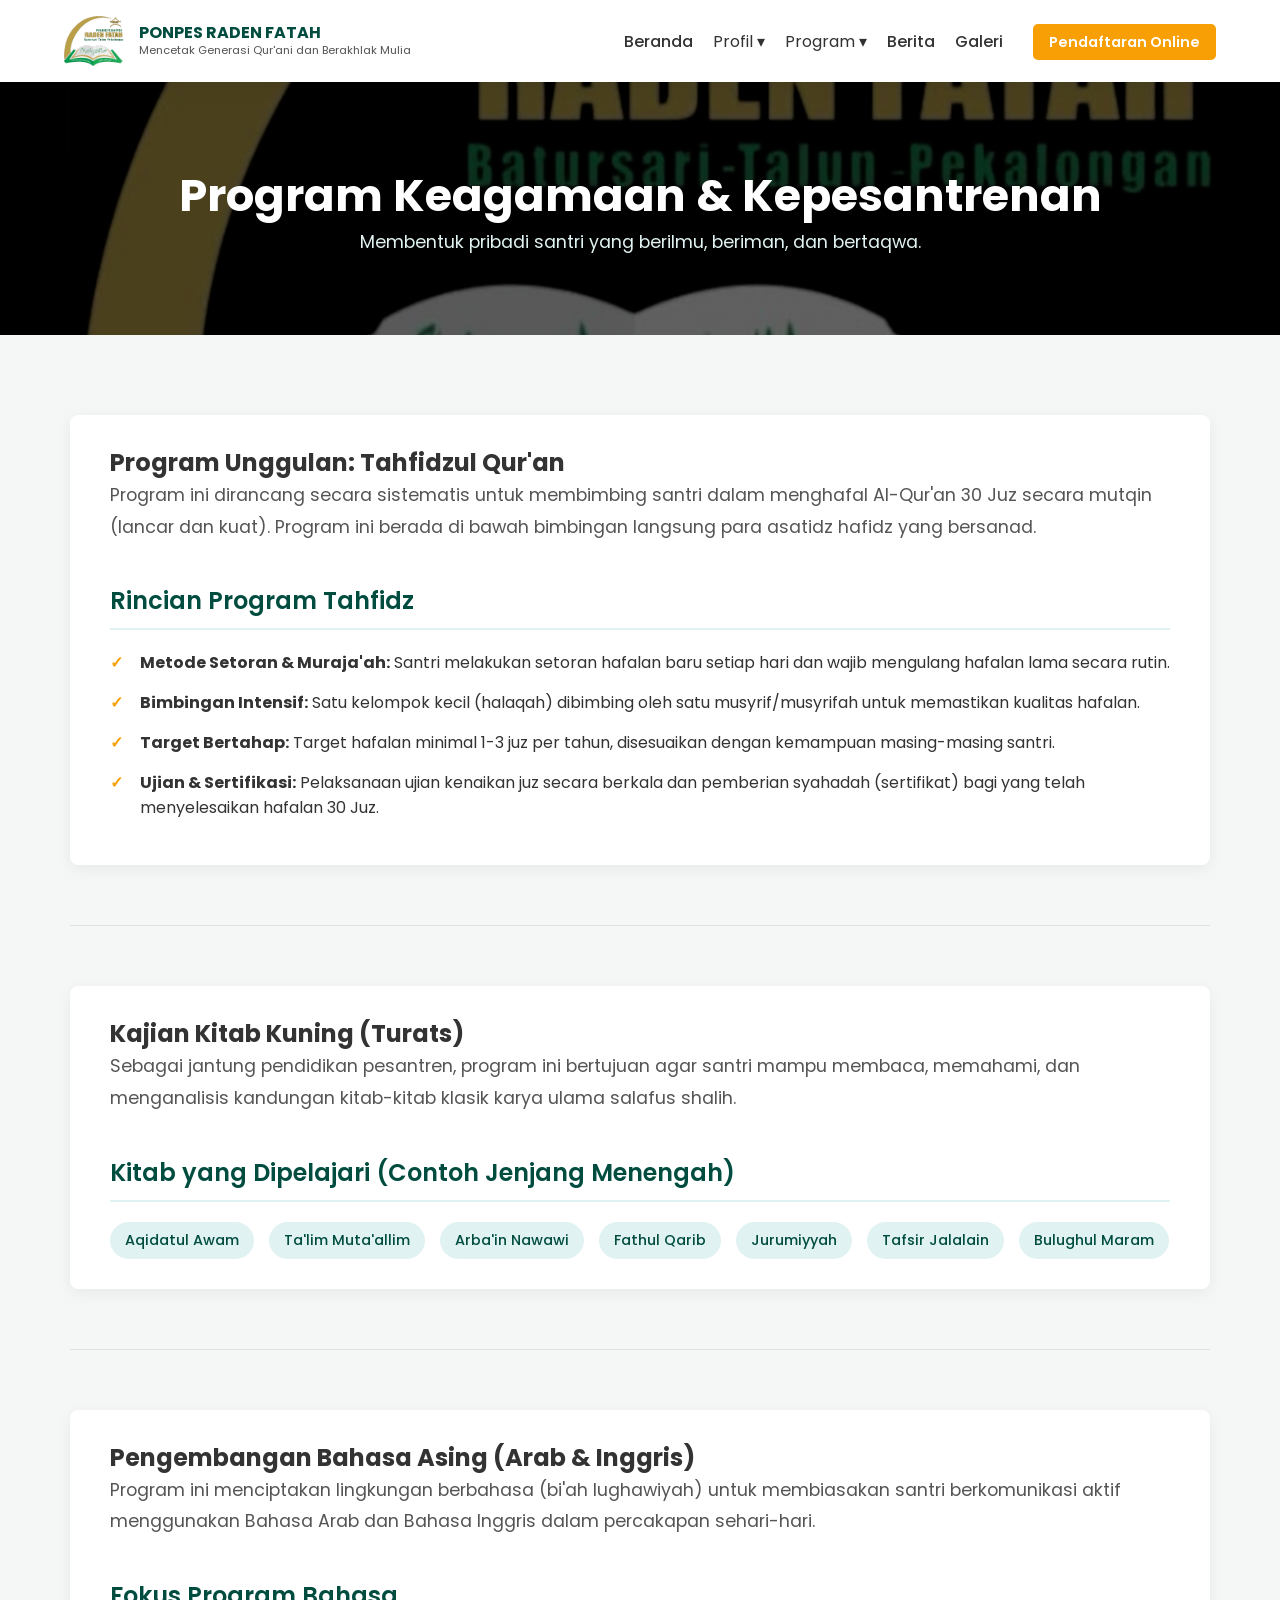
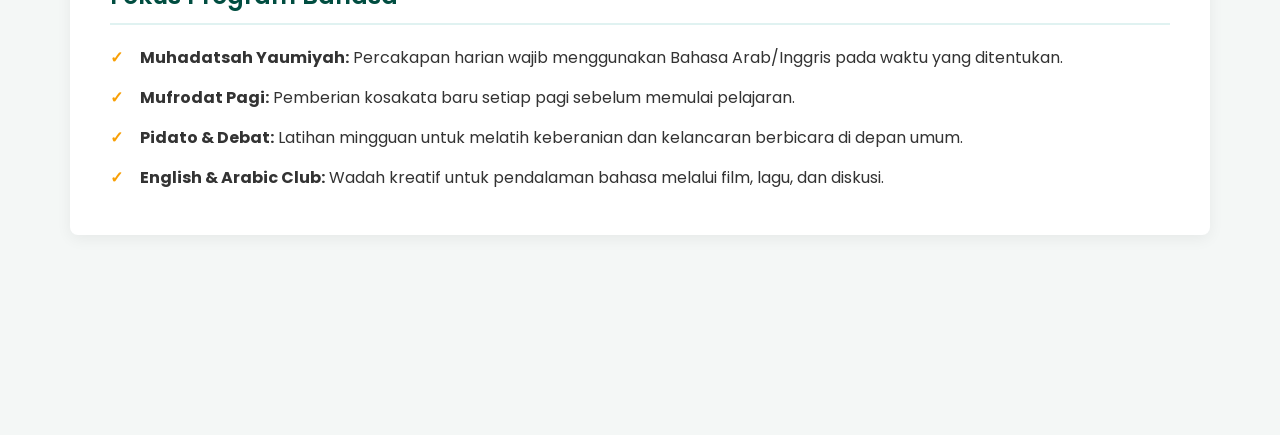
<file: agama.html>
<!DOCTYPE html>
<html lang="id">
<head>
    <meta charset="UTF-8">
    <meta name="viewport" content="width=device-width, initial-scale=1.0">
    <title>Program Keagamaan - Ponpes Raden Fatah</title>
    <link rel="apple-touch-icon" sizes="180x180" href="images/favicons/apple-touch-icon.png">
    <link rel="icon" type="image/png" sizes="32x32" href="images/favicons/favicon-32x32.png">
    <link rel="icon" type="image/png" sizes="16x16" href="images/favicons/favicon-16x16.png">
    <link rel="manifest" href="images/favicons/site.webmanifest">
    <link rel="stylesheet" href="style.css">
    <link rel="preconnect" href="https://fonts.googleapis.com">
    <link rel="preconnect" href="https://fonts.gstatic.com" crossorigin>
    <link href="https://fonts.googleapis.com/css2?family=Poppins:wght@400;500;600;700&display=swap" rel="stylesheet">
</head>
<body>

    <header class="header">
        <div class="logo-container">
            <a href="index.html" class="logo-container">
                <img src="images/logo.png" alt="Logo Ponpes Raden Fatah" class="logo-img">
                <div class="logo-text">
                    <h1>PONPES RADEN FATAH</h1>
                    <p>Mencetak Generasi Qur'ani dan Berakhlak Mulia</p>
                </div>
            </a>
        </div>
        <input type="checkbox" id="menu-toggle" class="menu-toggle-checkbox">
        <label for="menu-toggle" class="menu-toggle-label"><span></span><span></span><span></span></label>
        <div class="navigation-area">
            <nav class="nav-links">
                <ul>
                    <li><a href="index.html">Beranda</a></li>
                    <li class="dropdown">
         <label for="profil-toggle" class="dropdown-toggle">Profil &#9662;</label>
                        <div class="dropdown-content">
                            <a href="sejarah.html">Sejarah</a>
                            <a href="visi-misi.html">Visi & Misi</a>
                            <a href="struktur-organisasi.html">Struktur Organisasi</a>
                            <a href="tenaga-pendidik.html">Tenaga Pendidik</a>
                        </div>
                    </li>
                    <li class="dropdown">
                            <label for="program-toggle" class="dropdown-toggle">Program &#9662;</label>
                        <div class="dropdown-content">
                            <a href="umum.html">Umum</a>
                            <a href="agama.html">Agama</a>
                        </div>
                    </li>
                    <li><a href="berita.html">Berita</a></li>
                    <li><a href="galeri.html">Galeri</a></li>
                </ul>
            </nav>
            <div class="header-cta">
                <a href="pendaftaran.html" class="cta-button">Pendaftaran Online</a>
            </div>
        </div>
    </header>

    <main>
        <section class="page-header">
            <div class="container">
                <h1>Program Keagamaan & Kepesantrenan</h1>
                <p>Membentuk pribadi santri yang berilmu, beriman, dan bertaqwa.</p>
            </div>
        </section>

        <section class="program-detail-section section-padding">
            <div class="container">
                
                <div class="program-level-card">
                    <h2>Program Unggulan: Tahfidzul Qur'an</h2>
                    <p>Program ini dirancang secara sistematis untuk membimbing santri dalam menghafal Al-Qur'an 30 Juz secara mutqin (lancar dan kuat). Program ini berada di bawah bimbingan langsung para asatidz hafidz yang bersanad.</p>
                    
                    <h3 class="program-subtitle">Rincian Program Tahfidz</h3>
                    <ul class="keunggulan-list">
                        <li><strong>Metode Setoran & Muraja'ah:</strong> Santri melakukan setoran hafalan baru setiap hari dan wajib mengulang hafalan lama secara rutin.</li>
                        <li><strong>Bimbingan Intensif:</strong> Satu kelompok kecil (halaqah) dibimbing oleh satu musyrif/musyrifah untuk memastikan kualitas hafalan.</li>
                        <li><strong>Target Bertahap:</strong> Target hafalan minimal 1-3 juz per tahun, disesuaikan dengan kemampuan masing-masing santri.</li>
                        <li><strong>Ujian & Sertifikasi:</strong> Pelaksanaan ujian kenaikan juz secara berkala dan pemberian syahadah (sertifikat) bagi yang telah menyelesaikan hafalan 30 Juz.</li>
                    </ul>
                </div>

                <hr class="section-divider">

                <div class="program-level-card">
                    <h2>Kajian Kitab Kuning (Turats)</h2>
                    <p>Sebagai jantung pendidikan pesantren, program ini bertujuan agar santri mampu membaca, memahami, dan menganalisis kandungan kitab-kitab klasik karya ulama salafus shalih.</p>
                    
                    <h3 class="program-subtitle">Kitab yang Dipelajari (Contoh Jenjang Menengah)</h3>
                    <div class="ekskul-grid">
                        <span>Aqidatul Awam</span>
                        <span>Ta'lim Muta'allim</span>
                        <span>Arba'in Nawawi</span>
                        <span>Fathul Qarib</span>
                        <span>Jurumiyyah</span>
                        <span>Tafsir Jalalain</span>
                        <span>Bulughul Maram</span>
                    </div>
                </div>

                <hr class="section-divider">

                <div class="program-level-card">
                    <h2>Pengembangan Bahasa Asing (Arab & Inggris)</h2>
                    <p>Program ini menciptakan lingkungan berbahasa (bi'ah lughawiyah) untuk membiasakan santri berkomunikasi aktif menggunakan Bahasa Arab dan Bahasa Inggris dalam percakapan sehari-hari.</p>

                    <h3 class="program-subtitle">Fokus Program Bahasa</h3>
                    <ul class="keunggulan-list">
                        <li><strong>Muhadatsah Yaumiyah:</strong> Percakapan harian wajib menggunakan Bahasa Arab/Inggris pada waktu yang ditentukan.</li>
                        <li><strong>Mufrodat Pagi:</strong> Pemberian kosakata baru setiap pagi sebelum memulai pelajaran.</li>
                        <li><strong>Pidato & Debat:</strong> Latihan mingguan untuk melatih keberanian dan kelancaran berbicara di depan umum.</li>
                        <li><strong>English & Arabic Club:</strong> Wadah kreatif untuk pendalaman bahasa melalui film, lagu, dan diskusi.</li>
                    </ul>
                </div>

            </div>
        </section>
    </main>

    <footer class="footer">
        </footer>

</body>
</html>
</file>
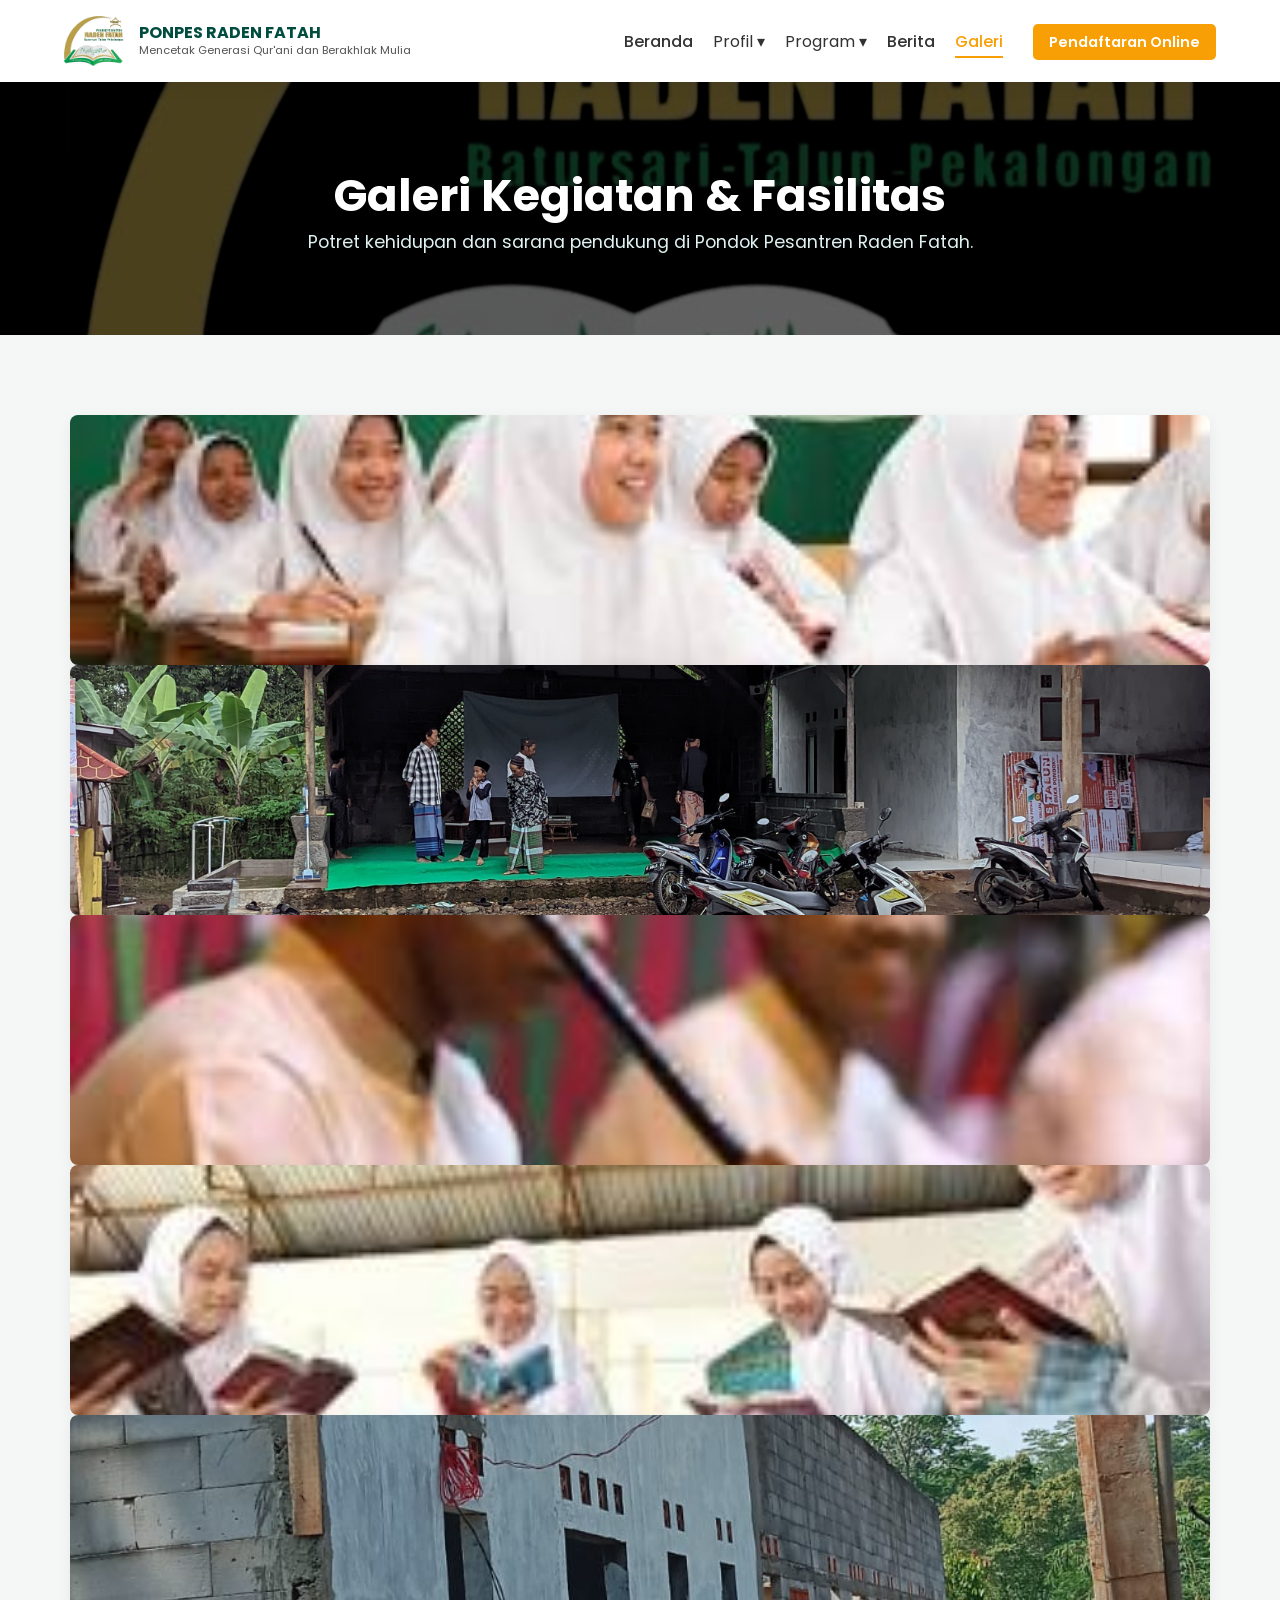
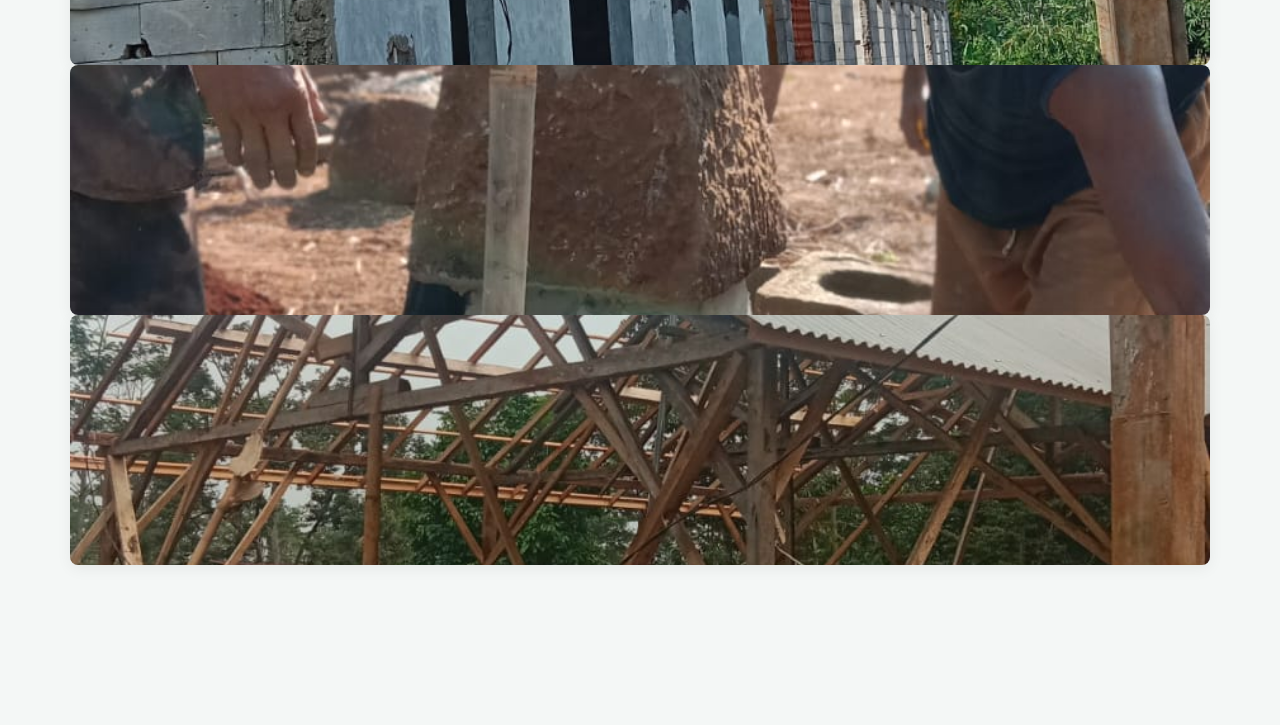
<file: galeri.html>
<!DOCTYPE html>
<html lang="id">
<head>
    <meta charset="UTF-8">
    <meta name="viewport" content="width=device-width, initial-scale=1.0">
    <title>Galeri - Ponpes Raden Fatah</title>
    <link rel="apple-touch-icon" sizes="180x180" href="images/favicons/apple-touch-icon.png">
    <link rel="icon" type="image/png" sizes="32x32" href="images/favicons/favicon-32x32.png">
    <link rel="icon" type="image/png" sizes="16x16" href="images/favicons/favicon-16x16.png">
    <link rel="manifest" href="images/favicons/site.webmanifest">
    <link rel="stylesheet" href="style.css">
    <link rel="preconnect" href="https://fonts.googleapis.com">
    <link rel="preconnect" href="https://fonts.gstatic.com" crossorigin>
    <link href="https://fonts.googleapis.com/css2?family=Poppins:wght@400;500;600;700&display=swap" rel="stylesheet">
</head>
<body>

    <header class="header">
        <div class="logo-container">
            <a href="index.html" class="logo-container">
                <img src="images/logo.png" alt="Logo Ponpes Raden Fatah" class="logo-img">
                <div class="logo-text">
                    <h1>PONPES RADEN FATAH</h1>
                    <p>Mencetak Generasi Qur'ani dan Berakhlak Mulia</p>
                </div>
            </a>
        </div>
        <input type="checkbox" id="menu-toggle" class="menu-toggle-checkbox">
        <label for="menu-toggle" class="menu-toggle-label"><span></span><span></span><span></span></label>
        <div class="navigation-area">
            <nav class="nav-links">
                <ul>
                    <li><a href="index.html">Beranda</a></li>
                    <li class="dropdown">
                            <label for="profil-toggle" class="dropdown-toggle">Profil &#9662;</label>
                        <div class="dropdown-content">
                            <a href="sejarah.html">Sejarah</a>
                            <a href="visi-misi.html">Visi & Misi</a>
                            <a href="struktur-organisasi.html">Struktur Organisasi</a>
                            <a href="tenaga-pendidik.html">Tenaga Pendidik</a>
                        </div>
                    </li>
                    <li class="dropdown">
                           <label for="program-toggle" class="dropdown-toggle">Program &#9662;</label>
                        <div class="dropdown-content">
                            <a href="umum.html">Umum</a>
                            <a href="agama.html">Agama</a>
                        </div>
                    </li>
                    <li><a href="berita.html">Berita</a></li>
                    <li><a href="galeri.html" class="active">Galeri</a></li>
                </ul>
            </nav>
            <div class="header-cta">
                <a href="pendaftaran.html" class="cta-button">Pendaftaran Online</a>
            </div>
        </div>
    </header>

    <main>
        <section class="page-header">
            <div class="container">
                <h1>Galeri Kegiatan & Fasilitas</h1>
                <p>Potret kehidupan dan sarana pendukung di Pondok Pesantren Raden Fatah.</p>
            </div>
        </section>

        <section class="gallery-section section-padding">
            <div class="container">
                <div class="gallery-grid">
                    <a href="#img1" class="gallery-item" data-category="kegiatan"><img src="images/galeri/kegiatan belajar/kelas.jpeg" alt="Kegiatan Belajar di Kelas"></a>
                    <a href="#img2" class="gallery-item" data-category="fasilitas"><img src="images/galeri/fasilitas/lumpang.png" alt="Mushola Lumpang"></a>
                    <a href="#img3" class="gallery-item" data-category="ekskul"><img src="images/galeri/ekskul/hadrah.jpeg" alt="Latihan Hadrah"></a>
                    <a href="#img4" class="gallery-item" data-category="kegiatan"><img src="images/galeri/ekskul/ngaji.jpeg" alt="Diskusi Kitab"></a>
                    <a href="#img6" class="gallery-item" data-category="fasilitas"><img src="images/galeri/fasilitas/asrama.png" alt="Asrama Santri"></a>
                    <a href="#img7" class="gallery-item" data-category="kegiatan"><img src="images/galeri/fasilitas/komp.png" alt="Praktikum Komputer"></a>
                    <a href="#img8" class="gallery-item" data-category="fasilitas"><img src="images/galeri/fasilitas/perpus.png" alt="Perpustakaan"></a>
                </div>
            </div>
        </section>
    </main>

    <div class="lightbox" id="img1">
        <a href="#" class="close">&times;</a>
        <a href="#img8" class="prev">&lsaquo;</a>
        <img src="images/galeri/kegiatan belajar/kelas.jpeg" alt="Kegiatan Belajar di Kelas">
        <div class="caption">Kegiatan belajar mengajar yang interaktif di dalam kelas.</div>
        <a href="#img2" class="next">&rsaquo;</a>
    </div>
    <div class="lightbox" id="img2">
        <a href="#" class="close">&times;</a>
        <a href="#img1" class="prev">&lsaquo;</a>
        <img src="images/galeri/fasilitas/lumpang.png" alt="Mushola Lumpang">
        <div class="caption">Mushola utama sebagai pusat ibadah dan kegiatan keagamaan.</div>
        <a href="#img3" class="next">&rsaquo;</a>
    </div>
    <div class="lightbox" id="img3">
        <a href="#_" class="close">&times;</a>
        <a href="#img2" class="prev">&lsaquo;</a>
        <img src="images/galeri/ekskul/hadrah.jpeg" alt="Latihan Hadrah">
        <div class="caption">Santri berlatih kesenian hadrah untuk acara pesantren.</div>
        <a href="#img4" class="next">&rsaquo;</a>
    </div>
    <div class="lightbox" id="img4"><a href="#_" class="close">&times;</a><a href="#img3" class="prev">&lsaquo;</a><img src="images/galeri/ekskul/ngaji.jpeg"><div class="caption">Diskusi kitab bersama ustadz pembimbing.</div><a href="#img5" class="next">&rsaquo;</a></div>
    <div class="lightbox" id="img5"><a href="#_" class="close">&times;</a><a href="#img4" class="prev">&lsaquo;</a><img src="images/galeri/fasilitas/gotong.png"><div class="caption">Gotong royong pembuatan asrama.</div><a href="#img6" class="next">&rsaquo;</a></div>
    <div class="lightbox" id="img6"><a href="#_" class="close">&times;</a><a href="#img5" class="prev">&lsaquo;</a><img src="images/galeri/fasilitas/asrama.png"><div class="caption">Gedung asrama santri yang bersih dan nyaman.</div><a href="#img7" class="next">&rsaquo;</a></div>
    <div class="lightbox" id="img7"><a href="#_" class="close">&times;</a><a href="#img6" class="prev">&lsaquo;</a><img src="images/galeri/fasilitas/komp.png"><div class="caption">Peletakan Lumpang.</div><a href="#img8" class="next">&rsaquo;</a></div>
    <div class="lightbox" id="img8"><a href="#_" class="close">&times;</a><a href="#img7" class="prev">&lsaquo;</a><img src="images/galeri/fasilitas/perpus.png"><div class="caption">Pembangunan Gedung Pondok Pesantren Raden Fatah.</div><a href="#img1" class="next">&rsaquo;</a></div>

    <footer class="footer">
        </footer>

</body>
</html>
</file>
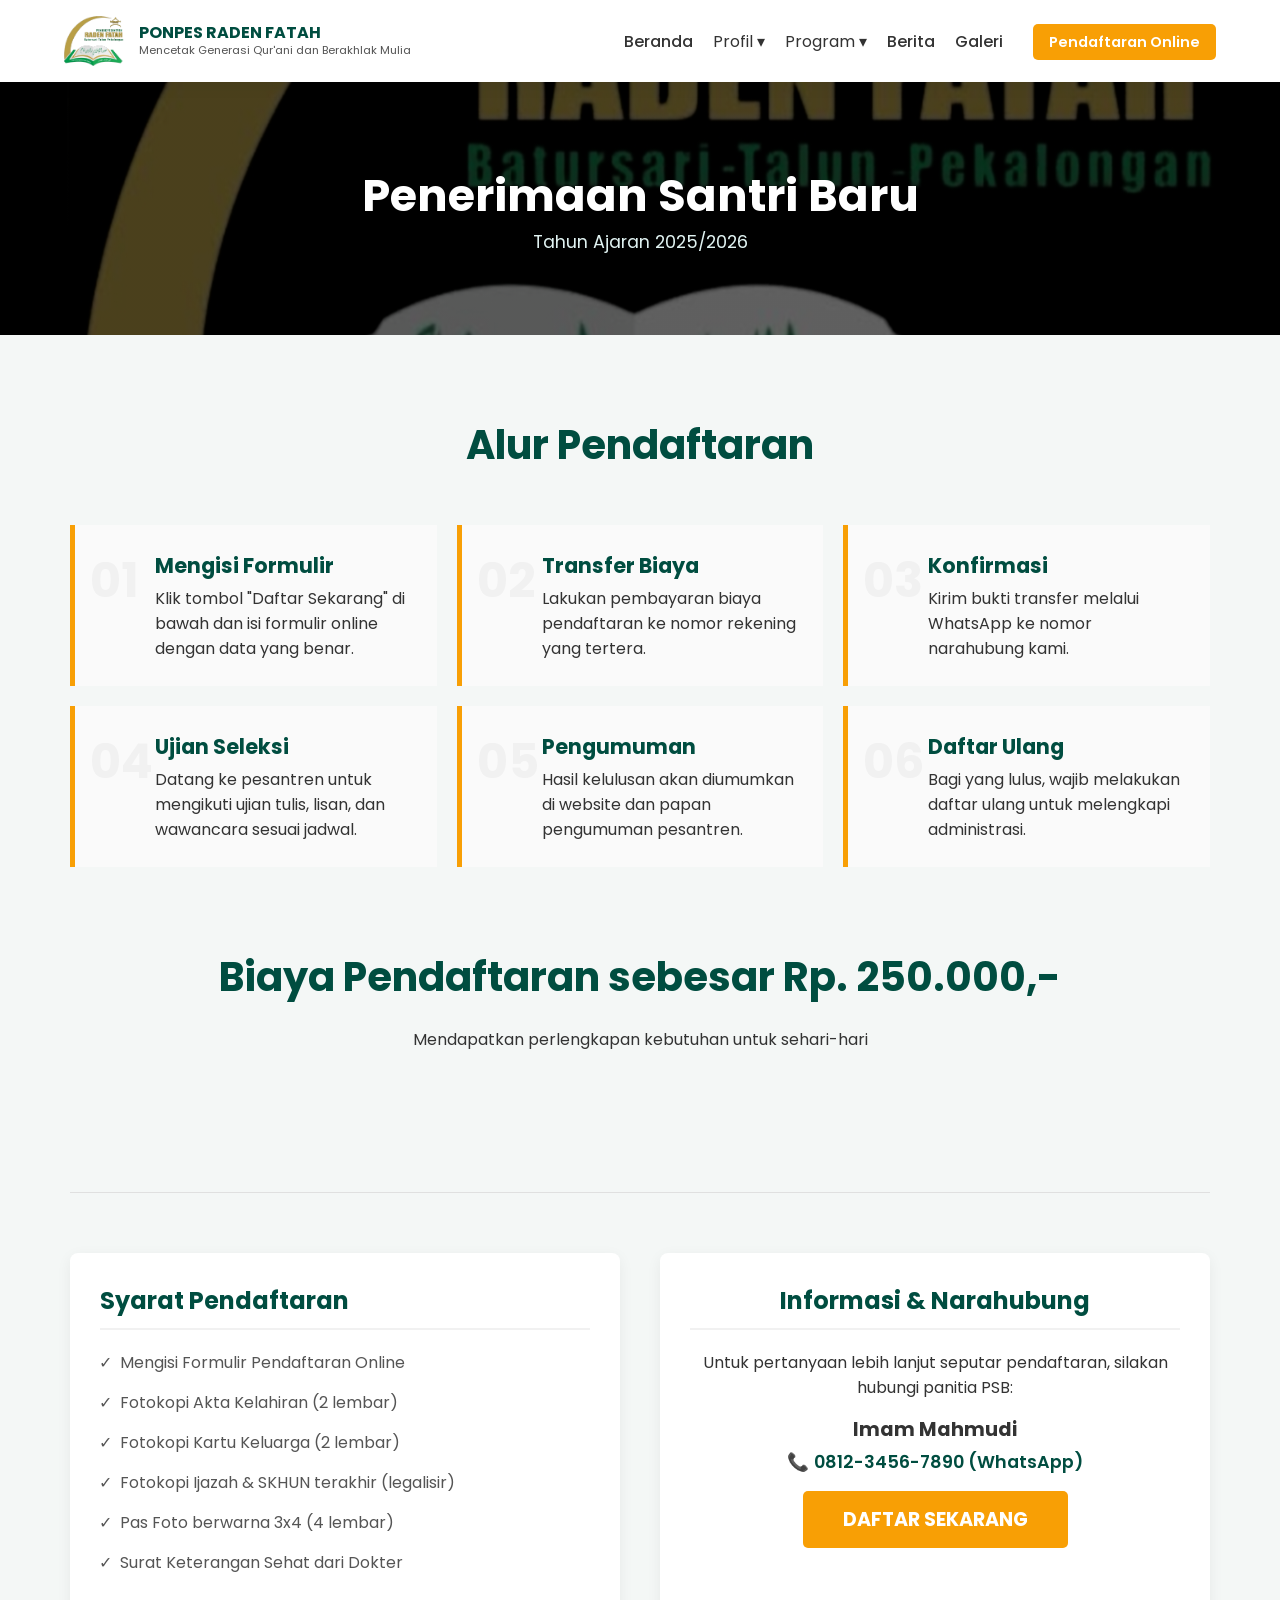
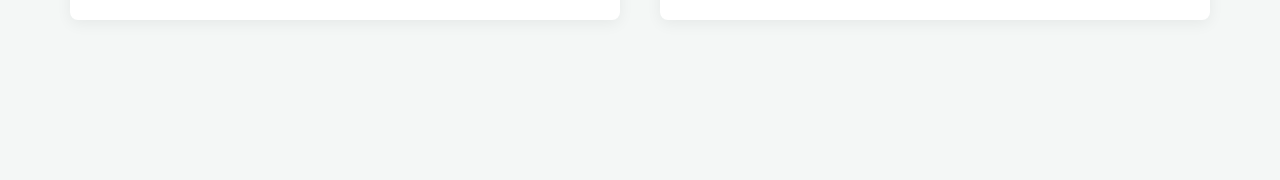
<file: pendaftaran.html>
<!DOCTYPE html>
<html lang="id">
<head>
    <meta charset="UTF-8">
    <meta name="viewport" content="width=device-width, initial-scale=1.0">
    <title>Pendaftaran Santri Baru - Ponpes Raden Fatah</title>
    <link rel="apple-touch-icon" sizes="180x180" href="images/favicons/apple-touch-icon.png">
    <link rel="icon" type="image/png" sizes="32x32" href="images/favicons/favicon-32x32.png">
    <link rel="icon" type="image/png" sizes="16x16" href="images/favicons/favicon-16x16.png">
    <link rel="manifest" href="images/favicons/site.webmanifest">
    <link rel="stylesheet" href="style.css">
    <link rel="preconnect" href="https://fonts.googleapis.com">
    <link rel="preconnect" href="https://fonts.gstatic.com" crossorigin>
    <link href="https://fonts.googleapis.com/css2?family=Poppins:wght@400;500;600;700&display=swap" rel="stylesheet">
</head>
<body>

    <header class="header">
        <div class="logo-container">
            <a href="index.html" class="logo-container">
                <img src="images/logo.png" alt="Logo Ponpes Raden Fatah" class="logo-img">
                <div class="logo-text">
                    <h1>PONPES RADEN FATAH</h1>
                    <p>Mencetak Generasi Qur'ani dan Berakhlak Mulia</p>
                </div>
            </a>
        </div>
        <input type="checkbox" id="menu-toggle" class="menu-toggle-checkbox">
        <label for="menu-toggle" class="menu-toggle-label"><span></span><span></span><span></span></label>
        <div class="navigation-area">
            <nav class="nav-links">
                <ul>
                    <li><a href="index.html">Beranda</a></li>
                    <li class="dropdown">
                           <label for="profil-toggle" class="dropdown-toggle">Profil &#9662;</label>
                        <div class="dropdown-content">
                            <a href="sejarah.html">Sejarah</a>
                            <a href="visi-misi.html">Visi & Misi</a>
                            <a href="struktur-organisasi.html">Struktur Organisasi</a>
                            <a href="tenaga-pendidik.html">Tenaga Pendidik</a>
                        </div>
                    </li>
                    <li class="dropdown">
                            <label for="program-toggle" class="dropdown-toggle">Program &#9662;</label>
                        <div class="dropdown-content">
                            <a href="umum.html">Umum</a>
                            <a href="agama.html">Agama</a>
                        </div>
                    </li>
                    <li><a href="berita.html">Berita</a></li>
                    <li><a href="galeri.html">Galeri</a></li>
                </ul>
            </nav>
            <div class="header-cta">
                <a href="pendaftaran.html" class="cta-button">Pendaftaran Online</a>
            </div>
        </div>
    </header>

    <main>
        <section class="page-header">
            <div class="container">
                <h1>Penerimaan Santri Baru</h1>
                <p>Tahun Ajaran 2025/2026</p>
            </div>
        </section>

        <section class="pendaftaran-section section-padding">
            <div class="container">

                <h2 class="section-title text-center">Alur Pendaftaran</h2>
                <div class="alur-pendaftaran">
                    <div class="alur-step"><span>01</span><h4>Mengisi Formulir</h4><p>Klik tombol "Daftar Sekarang" di bawah dan isi formulir online dengan data yang benar.</p></div>
                    <div class="alur-step"><span>02</span><h4>Transfer Biaya</h4><p>Lakukan pembayaran biaya pendaftaran ke nomor rekening yang tertera.</p></div>
                    <div class="alur-step"><span>03</span><h4>Konfirmasi</h4><p>Kirim bukti transfer melalui WhatsApp ke nomor narahubung kami.</p></div>
                    <div class="alur-step"><span>04</span><h4>Ujian Seleksi</h4><p>Datang ke pesantren untuk mengikuti ujian tulis, lisan, dan wawancara sesuai jadwal.</p></div>
                    <div class="alur-step"><span>05</span><h4>Pengumuman</h4><p>Hasil kelulusan akan diumumkan di website dan papan pengumuman pesantren.</p></div>
                    <div class="alur-step"><span>06</span><h4>Daftar Ulang</h4><p>Bagi yang lulus, wajib melakukan daftar ulang untuk melengkapi administrasi.</p></div>
                </div>
        <section class="founder-profile section-padding" style="background-color: #f4f7f6;">
            <div class="container text-center">
    <h2 class="section-title">Biaya Pendaftaran sebesar Rp. 250.000,-</h2>
    <p>Mendapatkan perlengkapan kebutuhan untuk sehari-hari</p>
</div>
        </section>
            <hr class="section-divider">
                <div class="final-pendaftaran-grid">
                    <div class="syarat-card">
                        <h3>Syarat Pendaftaran</h3>
                        <ul>
                            <li>Mengisi Formulir Pendaftaran Online</li>
                            <li>Fotokopi Akta Kelahiran (2 lembar)</li>
                            <li>Fotokopi Kartu Keluarga (2 lembar)</li>
                            <li>Fotokopi Ijazah & SKHUN terakhir (legalisir)</li>
                            <li>Pas Foto berwarna 3x4 (4 lembar)</li>
                            <li>Surat Keterangan Sehat dari Dokter</li>
                        </ul>
                    </div>
                    <div class="narahubung-card">
                        <h3>Informasi & Narahubung</h3>
                        <p>Untuk pertanyaan lebih lanjut seputar pendaftaran, silakan hubungi panitia PSB:</p>
                        <p class="cp-name"><strong>Imam Mahmudi</strong></p>
                        <p class="cp-phone">📞 <a href="https://wa.me/6282133332076" target="_blank">0812-3456-7890 (WhatsApp)</a></p>
                        <div class="text-center" style="margin-top: 30px;">
                            <a href="https://docs.google.com/forms/d/e/1FAIpQLScbGVMiHwhNuae2QGyLki0-efTsT5T1wfevYw0IrtTWW1QATQ/viewform?usp=sharing&ouid=100163460399859999233" target="_blank" class="cta-button large-cta">DAFTAR SEKARANG</a>
                        </div>
                    </div>
                </div>

            </div>
        </section>
    </main>

    <footer class="footer">
        </footer>

</body>
</html>
</file>
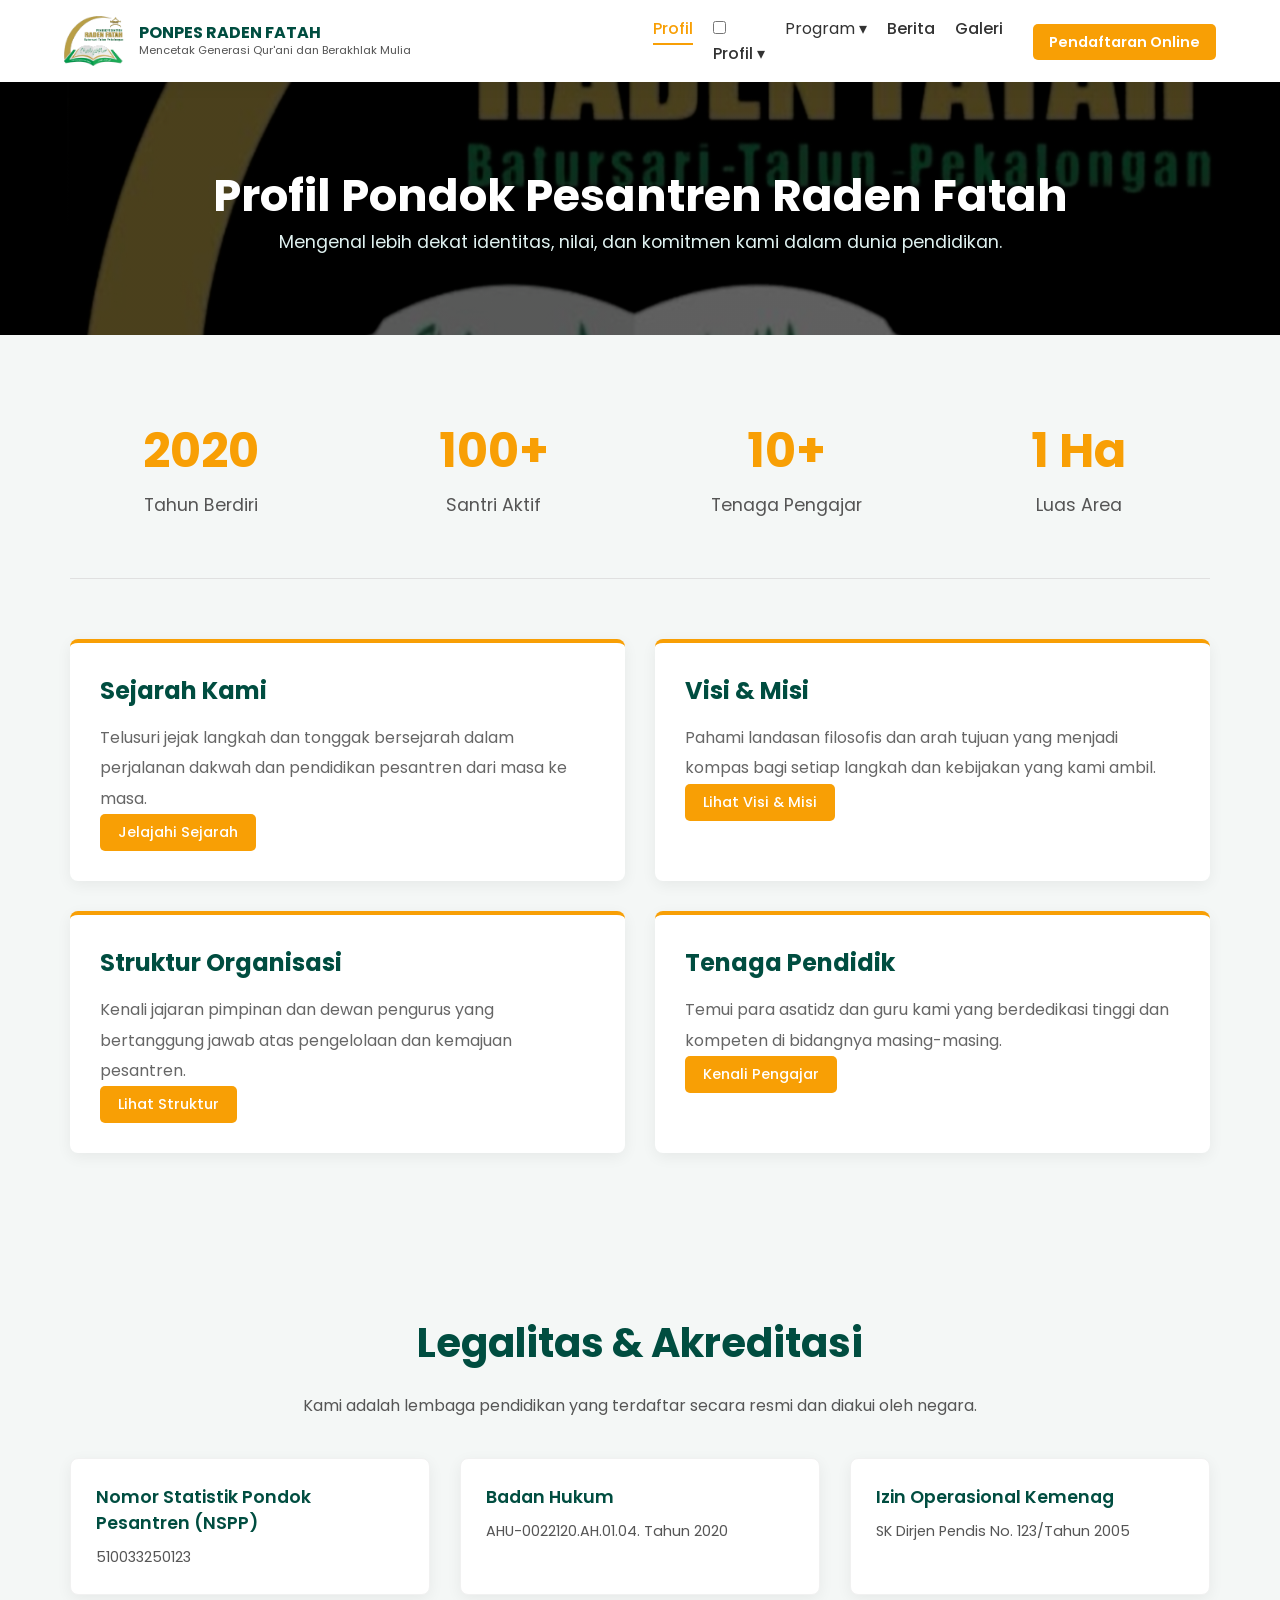
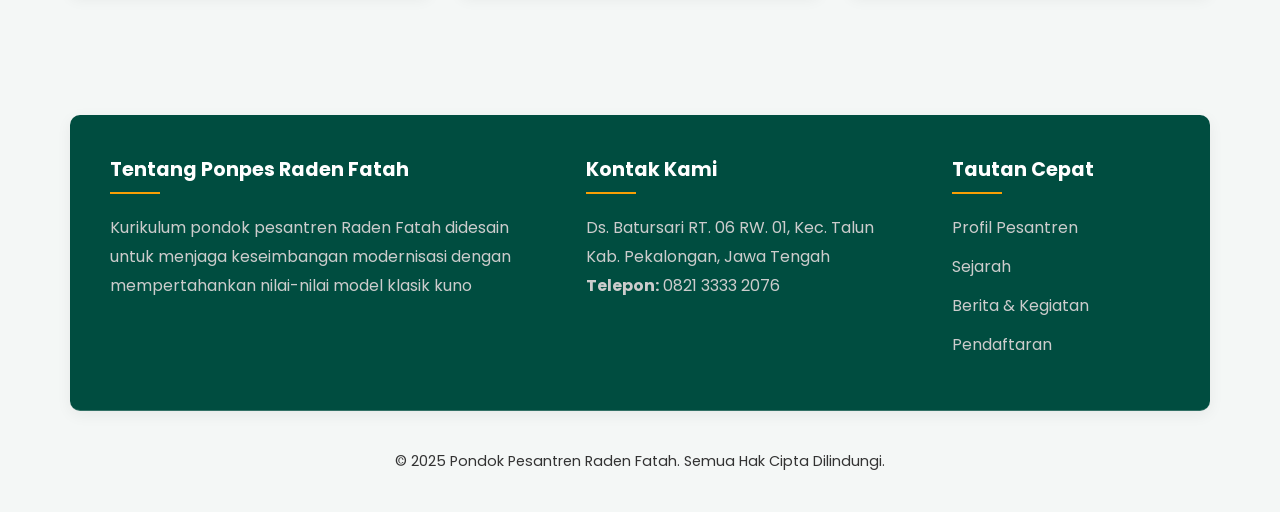
<file: profil.html>
<!DOCTYPE html>
<html lang="id">
<head>
    <meta charset="UTF-8">
    <meta name="viewport" content="width=device-width, initial-scale=1.0">
    <title>Profil - Ponpes Raden Fatah</title>
    <link rel="apple-touch-icon" sizes="180x180" href="images/favicons/apple-touch-icon.png">
    <link rel="icon" type="image/png" sizes="32x32" href="images/favicons/favicon-32x32.png">
    <link rel="icon" type="image/png" sizes="16x16" href="images/favicons/favicon-16x16.png">
    <link rel="manifest" href="images/favicons/site.webmanifest">
    <link rel="stylesheet" href="style.css">
    <link rel="preconnect" href="https://fonts.googleapis.com">
    <link rel="preconnect" href="https://fonts.gstatic.com" crossorigin>
    <link href="https://fonts.googleapis.com/css2?family=Poppins:wght@400;500;600;700&display=swap" rel="stylesheet">
</head>
<body>

    <header class="header">
        <a href="index.html" class="logo-container">
           <img src="images/logo.png" alt="Logo Ponpes Raden Fatah" class="logo-img">
           <div class="logo-text">
           <h1>PONPES RADEN FATAH</h1>
           <p>Mencetak Generasi Qur'ani dan Berakhlak Mulia</p>
           </div>
        </a>
        </div>
        <input type="checkbox" id="menu-toggle" class="menu-toggle-checkbox">
        <label for="menu-toggle" class="menu-toggle-label"><span></span><span></span><span></span></label>
        <div class="navigation-area">
            <nav class="nav-links">
                <ul>
                    <li><a href="profil.html" class="active">Profil</a></li>
                    <li class="dropdown">
    <input type="checkbox" class="submenu-toggle-checkbox" id="profil-toggle">
    <div class="dropdown-toggle-wrapper">
        <a href="profil.html" class="nav-link-main">Profil</a>
        <label for="profil-toggle" class="submenu-arrow">&#9662;</label>
    </div>
    <div class="dropdown-content">
        <a href="profil.html">Profil Utama</a>
        <a href="sejarah.html">Sejarah</a>
        <a href="visi-misi.html">Visi & Misi</a>
        </div>
</li>
                    <li class="dropdown">
                           <label for="program-toggle" class="dropdown-toggle">Program &#9662;</label>
                        <div class="dropdown-content">
                            <a href="umum.html">Umum</a>
                            <a href="agama.html">Agama</a>
                        </div>
                    </li>
                    <li><a href="berita.html">Berita</a></li>
                    <li><a href="galeri.html">Galeri</a></li>
                </ul>
            </nav>
            <div class="header-cta">
                <a href="pendaftaran.html" class="cta-button">Pendaftaran Online</a>
            </div>
        </div>
    </header>

    <main>
        <section class="page-header">
            <div class="container">
                <h1>Profil Pondok Pesantren Raden Fatah</h1>
                <p>Mengenal lebih dekat identitas, nilai, dan komitmen kami dalam dunia pendidikan.</p>
            </div>
        </section>

        <section class="profile-main section-padding">
            <div class="container">
                
                <div class="quick-facts-grid">
                    <div class="fact-item">
                        <span class="fact-number">2020</span>
                        <p class="fact-label">Tahun Berdiri</p>
                    </div>
                    <div class="fact-item">
                        <span class="fact-number">100+</span>
                        <p class="fact-label">Santri Aktif</p>
                    </div>
                    <div class="fact-item">
                        <span class="fact-number">10+</span>
                        <p class="fact-label">Tenaga Pengajar</p>
                    </div>
                    <div class="fact-item">
                        <span class="fact-number">1 Ha</span>
                        <p class="fact-label">Luas Area</p>
                    </div>
                </div>

                <hr class="section-divider">

                <div class="profile-links-grid">
                    <div class="profile-link-card">
                        <h3>Sejarah Kami</h3>
                        <p>Telusuri jejak langkah dan tonggak bersejarah dalam perjalanan dakwah dan pendidikan pesantren dari masa ke masa.</p>
                        <a href="sejarah.html" class="cta-button-small">Jelajahi Sejarah</a>
                    </div>
                    <div class="profile-link-card">
                        <h3>Visi & Misi</h3>
                        <p>Pahami landasan filosofis dan arah tujuan yang menjadi kompas bagi setiap langkah dan kebijakan yang kami ambil.</p>
                        <a href="visi-misi.html" class="cta-button-small">Lihat Visi & Misi</a>
                    </div>
                    <div class="profile-link-card">
                        <h3>Struktur Organisasi</h3>
                        <p>Kenali jajaran pimpinan dan dewan pengurus yang bertanggung jawab atas pengelolaan dan kemajuan pesantren.</p>
                        <a href="struktur-organisasi.html" class="cta-button-small">Lihat Struktur</a>
                    </div>
                    <div class="profile-link-card">
                        <h3>Tenaga Pendidik</h3>
                        <p>Temui para asatidz dan guru kami yang berdedikasi tinggi dan kompeten di bidangnya masing-masing.</p>
                        <a href="tenaga-pendidik.html" class="cta-button-small">Kenali Pengajar</a>
                    </div>
                </div>

            </div>
        </section>

        <section class="legalitas section-padding" style="background-color: #f4f7f6;">
            <div class="container text-center">
                <h2 class="section-title">Legalitas & Akreditasi</h2>
                <p style="max-width: 700px; margin: 0 auto 40px auto; color: #555;">Kami adalah lembaga pendidikan yang terdaftar secara resmi dan diakui oleh negara.</p>
                <div class="legalitas-info">
            <div>
                <h3>Nomor Statistik Pondok Pesantren (NSPP)</h3>
                <p>510033250123</p>
            </div>
            <div>
                <h3>Badan Hukum</h3>
                <p>AHU-0022120.AH.01.04. Tahun 2020</p>
            </div>
            <div>
                <h3>Izin Operasional Kemenag</h3>
                <p>SK Dirjen Pendis No. 123/Tahun 2005</p>
            </div>
    </div>
</section>

    </main>

    <footer class="footer">
        <div class="container footer-grid">
            <div class="footer-col">
                <h4>Tentang Ponpes Raden Fatah</h4>
                <p>Kurikulum pondok pesantren Raden Fatah didesain untuk menjaga keseimbangan modernisasi dengan mempertahankan nilai-nilai model klasik kuno</p>
            </div>
            <div class="footer-col">
                <h4>Kontak Kami</h4>
                <p>
                    Ds. Batursari RT. 06 RW. 01, Kec. Talun<br>
                    Kab. Pekalongan, Jawa Tengah<br>
                    <strong>Telepon:</strong> 0821 3333 2076<br>
                </p>
            </div>
            <div class="footer-col">
                <h4>Tautan Cepat</h4>
                <ul>
                    <li><a href="profil.html">Profil Pesantren</a></li>
                    <li><a href="sejarah.html">Sejarah</a></li>
                    <li><a href="berita.html">Berita & Kegiatan</a></li>
                    <li><a href="pendaftaran.html">Pendaftaran</a></li>
                </ul>
            </div>
        </div>
        <div class="footer-bottom">
            <p>&copy; 2025 Pondok Pesantren Raden Fatah. Semua Hak Cipta Dilindungi.</p>
        </div>
    </footer>

</body>
</html>
</file>
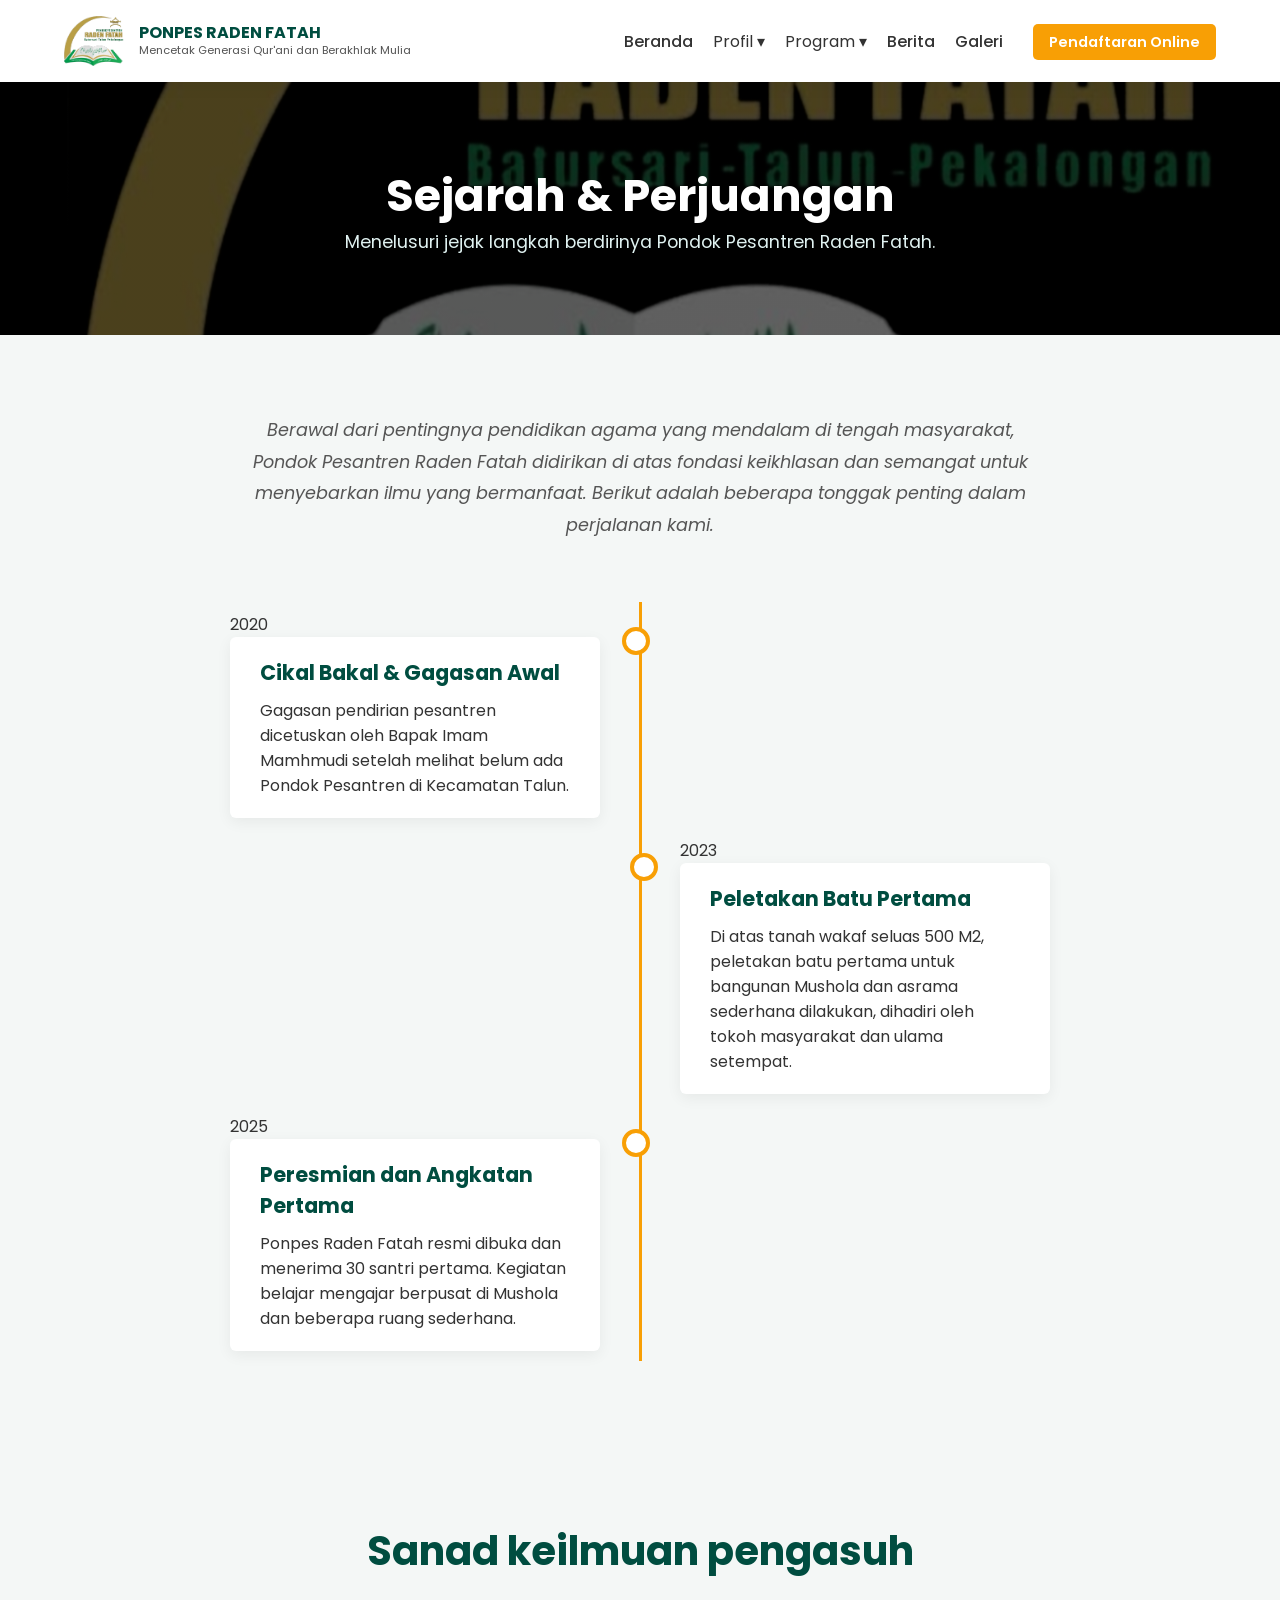
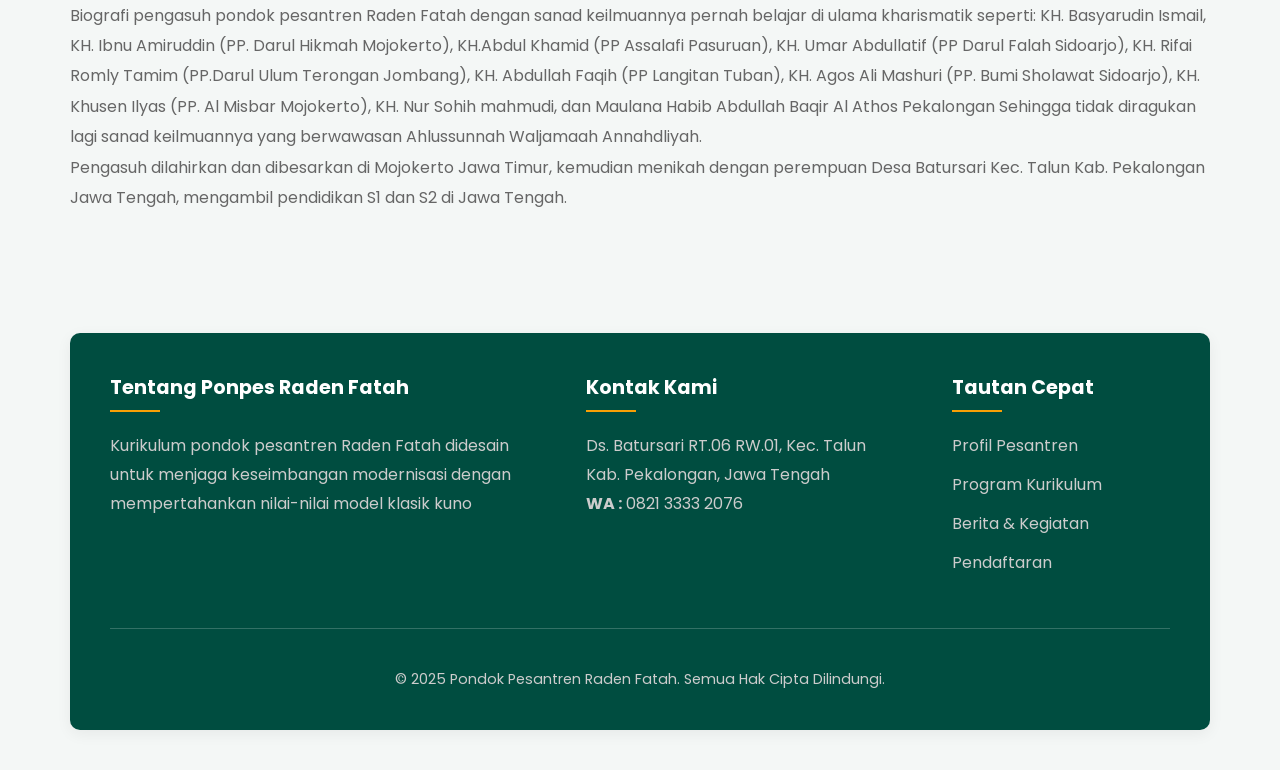
<file: sejarah.html>
<!DOCTYPE html>
<html lang="id">
<head>
    <meta charset="UTF-8">
    <meta name="viewport" content="width=device-width, initial-scale=1.0">
    <title>Sejarah - Ponpes Raden Fatah</title>
    <link rel="apple-touch-icon" sizes="180x180" href="images/favicons/apple-touch-icon.png">
    <link rel="icon" type="image/png" sizes="32x32" href="images/favicons/favicon-32x32.png">
    <link rel="icon" type="image/png" sizes="16x16" href="images/favicons/favicon-16x16.png">
    <link rel="manifest" href="images/favicons/site.webmanifest">
    <link rel="stylesheet" href="style.css">
    <link rel="preconnect" href="https://fonts.googleapis.com">
    <link rel="preconnect" href="https://fonts.gstatic.com" crossorigin>
    <link href="https://fonts.googleapis.com/css2?family=Poppins:wght@400;500;600;700&display=swap" rel="stylesheet">
</head>
<body>

    <header class="header">
        <a href="index.html" class="logo-container">
           <img src="images/logo.png" alt="Logo Ponpes Raden Fatah" class="logo-img">
           <div class="logo-text">
           <h1>PONPES RADEN FATAH</h1>
           <p>Mencetak Generasi Qur'ani dan Berakhlak Mulia</p>
           </div>
        </a>
        </div>
        <input type="checkbox" id="menu-toggle" class="menu-toggle-checkbox">
        <label for="menu-toggle" class="menu-toggle-label"><span></span><span></span><span></span></label>
        <div class="navigation-area">
            <nav class="nav-links">
                <ul>
                    <li><a href="index.html">Beranda</a></li>
                    <li class="dropdown">
                        <label for="profil-toggle" class="dropdown-toggle">Profil &#9662;</label>
                        <div class="dropdown-content">
                            <a href="#sejarah" class="active">Sejarah</a>
                            <a href="visi-misi.html">Visi & Misi</a>
                            <a href="struktur-organisasi.html">Struktur Organisasi</a>
                            <a href="tenaga-pendidik.html">Tenaga Pendidik</a>
                        </div>
                    </li>
                    <li class="dropdown">
                        <label for="program-toggle" class="dropdown-toggle">Program &#9662;</label>
                        <div class="dropdown-content">
                            <a href="umum.html">Umum</a>
                            <a href="agama.html">Agama</a>
                        </div>
                    </li>
                    <li><a href="berita.html">Berita</a></li>
                    <li><a href="galeri.html">Galeri</a></li>
                </ul>
            </nav>
            <div class="header-cta">
                <a href="pendaftaran.html" class="cta-button">Pendaftaran Online</a>
            </div>
        </div>
    </header>

    <main>
        <section class="page-header">
            <div class="container">
                <h1>Sejarah & Perjuangan</h1>
                <p>Menelusuri jejak langkah berdirinya Pondok Pesantren Raden Fatah.</p>
            </div>
        </section>

        <section class="sejarah-content section-padding">
            <div class="container">
                <p class="intro-text">
                    Berawal dari pentingnya pendidikan agama yang mendalam di tengah masyarakat, Pondok Pesantren Raden Fatah didirikan di atas fondasi keikhlasan dan semangat untuk menyebarkan ilmu yang bermanfaat. Berikut adalah beberapa tonggak penting dalam perjalanan kami.
                </p>

                <div class="timeline">
                    <div class="timeline-item">
                        <div class="timeline-year">2020</div>
                        <div class="timeline-content">
                            <h4>Cikal Bakal & Gagasan Awal</h4>
                            <p>Gagasan pendirian pesantren dicetuskan oleh Bapak Imam Mamhmudi setelah melihat belum ada Pondok Pesantren di Kecamatan Talun.</p>
                        </div>
                    </div>
                    <div class="timeline-item">
                        <div class="timeline-year">2023</div>
                        <div class="timeline-content">
                            <h4>Peletakan Batu Pertama</h4>
                            <p>Di atas tanah wakaf seluas 500 M2, peletakan batu pertama untuk bangunan Mushola dan asrama sederhana dilakukan, dihadiri oleh tokoh masyarakat dan ulama setempat.</p>
                        </div>
                    </div>
                    <div class="timeline-item">
                        <div class="timeline-year">2025</div>
                        <div class="timeline-content">
                            <h4>Peresmian dan Angkatan Pertama</h4>
                            <p>Ponpes Raden Fatah resmi dibuka dan menerima 30 santri pertama. Kegiatan belajar mengajar berpusat di Mushola dan beberapa ruang sederhana.</p>
                        </div>
                    </div>
                </div>
            </div>
        </section>
        <section class="founder-profile section-padding" style="background-color: #f4f7f6;">
            <div class="container">
                <h2 class="section-title text-center">Sanad keilmuan pengasuh</h2>
                    <div class="sambutan-text">
                        <p>Biografi pengasuh pondok pesantren Raden Fatah dengan sanad keilmuannya pernah belajar di ulama kharismatik seperti: KH. Basyarudin Ismail, KH. Ibnu Amiruddin (PP. Darul Hikmah Mojokerto), KH.Abdul Khamid (PP Assalafi Pasuruan), KH. Umar Abdullatif (PP Darul Falah Sidoarjo), KH. Rifai Romly Tamim (PP.Darul Ulum Terongan Jombang), KH. Abdullah Faqih (PP Langitan Tuban), KH. Agos Ali Mashuri (PP. Bumi Sholawat Sidoarjo), KH. Khusen Ilyas (PP. Al Misbar Mojokerto), KH. Nur Sohih mahmudi, dan  Maulana Habib Abdullah Baqir Al Athos Pekalongan Sehingga tidak diragukan lagi sanad keilmuannya yang berwawasan Ahlussunnah Waljamaah Annahdliyah.</p>
                        <p>Pengasuh dilahirkan dan dibesarkan di Mojokerto Jawa Timur, kemudian menikah dengan perempuan Desa Batursari Kec. Talun Kab. Pekalongan Jawa Tengah, mengambil pendidikan S1 dan S2 di Jawa Tengah.</p>
                </div>
            </div>
        </section>
    </main>

    <footer class="footer">
    <div class="container"> <div class="footer-grid">
            <div class="footer-col">
                <h4>Tentang Ponpes Raden Fatah</h4>
                <p>Kurikulum pondok pesantren Raden Fatah didesain untuk menjaga keseimbangan modernisasi dengan mempertahankan nilai-nilai model klasik kuno</p>
            </div>
            <div class="footer-col">
                <h4>Kontak Kami</h4>
                <p>
                    Ds. Batursari RT.06 RW.01, Kec. Talun<br>
                    Kab. Pekalongan, Jawa Tengah<br>
                    <strong>WA :</strong> 0821 3333 2076<br>
                </p>
            </div>
            <div class="footer-col">
                <h4>Tautan Cepat</h4>
                <ul>
                    <li><a href="profil.html">Profil Pesantren</a></li>
                    <li><a href="program.html">Program Kurikulum</a></li>
                    <li><a href="berita.html">Berita & Kegiatan</a></li>
                    <li><a href="pendaftaran.html">Pendaftaran</a></li>
                    </ul>
            </div>
        </div>
        <div class="footer-bottom">
            <p>&copy; 2025 Pondok Pesantren Raden Fatah. Semua Hak Cipta Dilindungi.</p>
        </div>
    </div>
</footer>
</body>
</html>
</file>
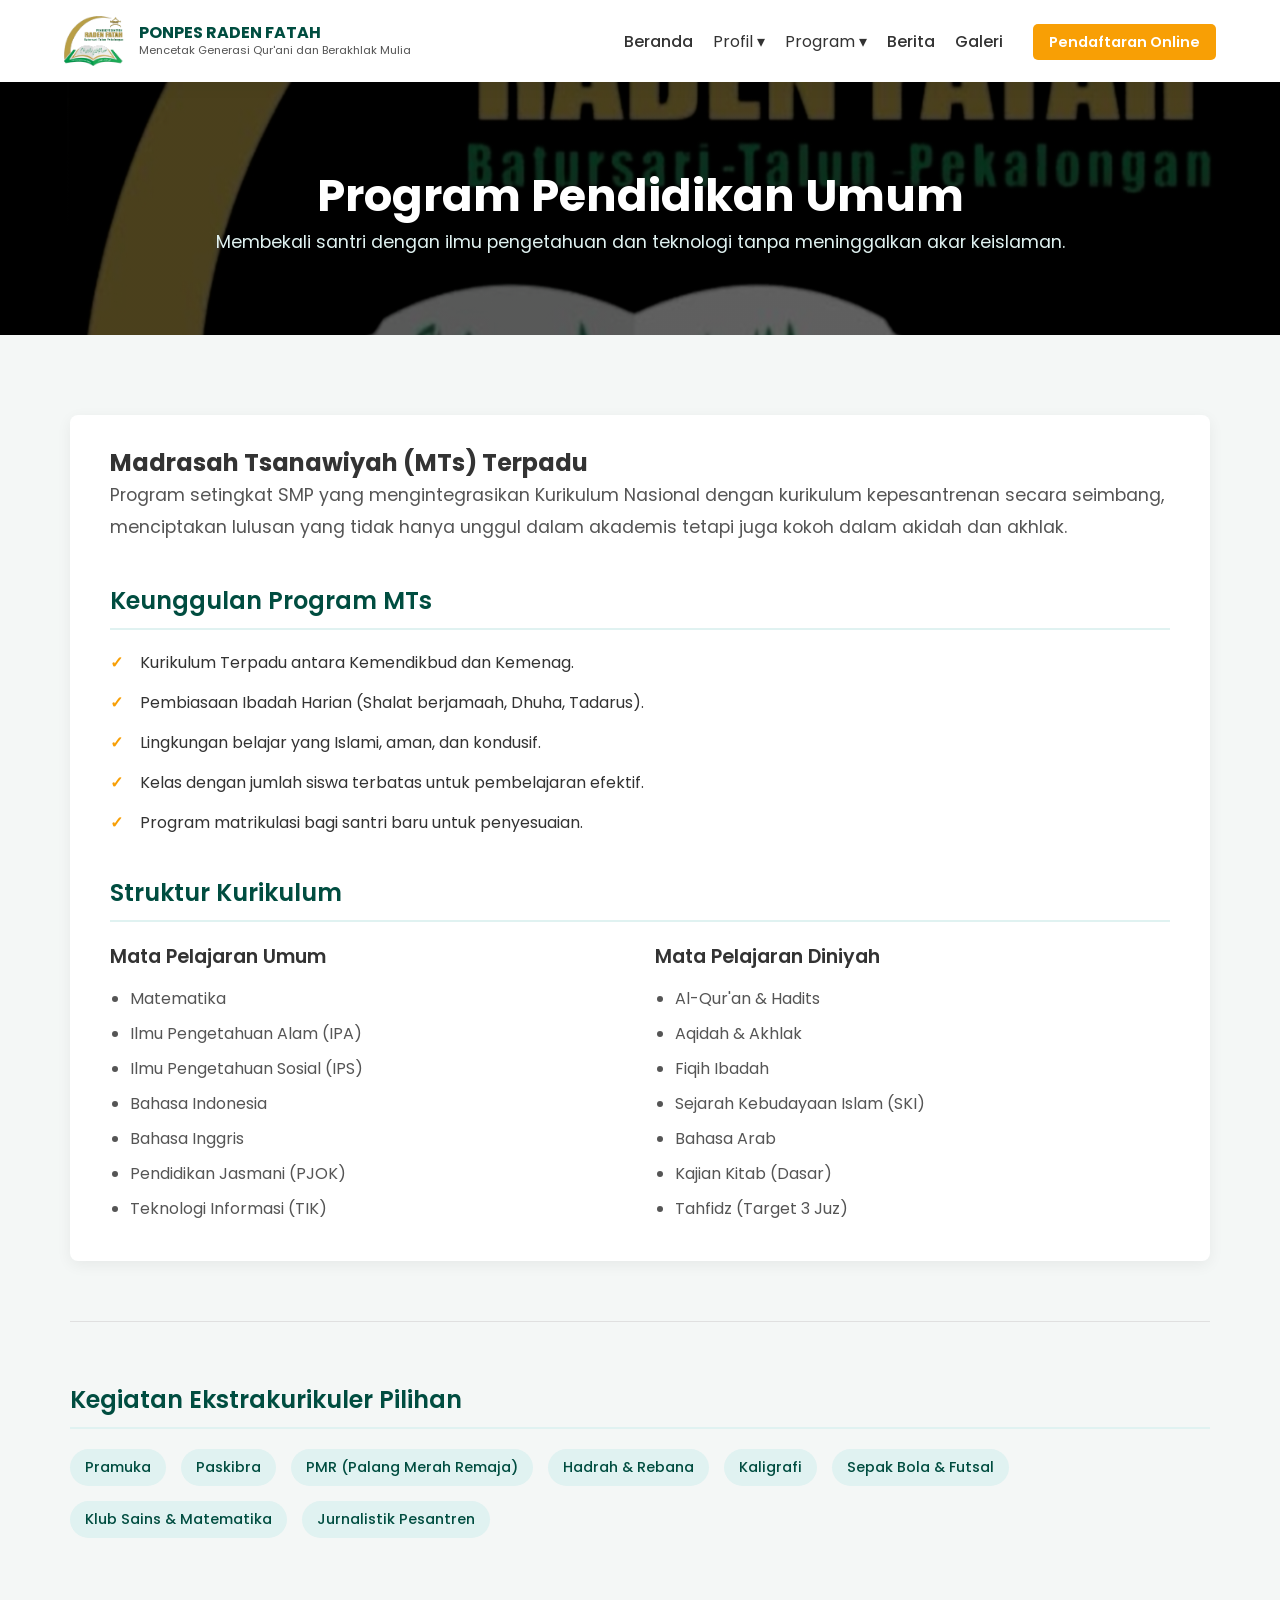
<file: umum.html>
<!DOCTYPE html>
<html lang="id">
<head>
    <meta charset="UTF-8">
    <meta name="viewport" content="width=device-width, initial-scale=1.0">
    <title>Program Pendidikan Umum - Ponpes Raden Fatah</title>
    <link rel="apple-touch-icon" sizes="180x180" href="images/favicons/apple-touch-icon.png">
    <link rel="icon" type="image/png" sizes="32x32" href="images/favicons/favicon-32x32.png">
    <link rel="icon" type="image/png" sizes="16x16" href="images/favicons/favicon-16x16.png">
    <link rel="manifest" href="images/favicons/site.webmanifest">
    <link rel="stylesheet" href="style.css">
    <link rel="preconnect" href="https://fonts.googleapis.com">
    <link rel="preconnect" href="https://fonts.gstatic.com" crossorigin>
    <link href="https://fonts.googleapis.com/css2?family=Poppins:wght@400;500;600;700&display=swap" rel="stylesheet">
</head>
<body>

    <header class="header">
        <div class="logo-container">
            <a href="index.html" class="logo-container">
                <img src="images/logo.png" alt="Logo Ponpes Raden Fatah" class="logo-img">
                <div class="logo-text">
                    <h1>PONPES RADEN FATAH</h1>
                    <p>Mencetak Generasi Qur'ani dan Berakhlak Mulia</p>
                </div>
            </a>
        </div>
        <input type="checkbox" id="menu-toggle" class="menu-toggle-checkbox">
        <label for="menu-toggle" class="menu-toggle-label"><span></span><span></span><span></span></label>
        <div class="navigation-area">
            <nav class="nav-links">
                <ul>
                    <li><a href="index.html">Beranda</a></li>
                    <li class="dropdown">
                        <label for="profil-toggle" class="dropdown-toggle">Profil &#9662;</label>
                        <div class="dropdown-content">
                            <a href="sejarah.html">Sejarah</a>
                            <a href="visi-misi.html">Visi & Misi</a>
                            <a href="struktur-organisasi.html">Struktur Organisasi</a>
                            <a href="tenaga-pendidik.html">Tenaga Pendidik</a>
                        </div>
                    </li>
                    <li class="dropdown">
                        <label for="program-toggle" class="dropdown-toggle">Program &#9662;</label>
                        <div class="dropdown-content">
                            <a href="umum.html">Umum</a>
                            <a href="agama.html">Agama</a>
                        </div>
                    </li>
                    <li><a href="berita.html">Berita</a></li>
                    <li><a href="galeri.html">Galeri</a></li>
                </ul>
            </nav>
            <div class="header-cta">
                <a href="pendaftaran.html" class="cta-button">Pendaftaran Online</a>
            </div>
        </div>
    </header>

    <main>
        <section class="page-header">
            <div class="container">
                <h1>Program Pendidikan Umum</h1>
                <p>Membekali santri dengan ilmu pengetahuan dan teknologi tanpa meninggalkan akar keislaman.</p>
            </div>
        </section>

        <section class="program-detail-section section-padding">
            <div class="container">
                
                <div class="program-level-card">
                    <h2>Madrasah Tsanawiyah (MTs) Terpadu</h2>
                    <p>Program setingkat SMP yang mengintegrasikan Kurikulum Nasional dengan kurikulum kepesantrenan secara seimbang, menciptakan lulusan yang tidak hanya unggul dalam akademis tetapi juga kokoh dalam akidah dan akhlak.</p>
                    
                    <h3 class="program-subtitle">Keunggulan Program MTs</h3>
                    <ul class="keunggulan-list">
                        <li>Kurikulum Terpadu antara Kemendikbud dan Kemenag.</li>
                        <li>Pembiasaan Ibadah Harian (Shalat berjamaah, Dhuha, Tadarus).</li>
                        <li>Lingkungan belajar yang Islami, aman, dan kondusif.</li>
                        <li>Kelas dengan jumlah siswa terbatas untuk pembelajaran efektif.</li>
                        <li>Program matrikulasi bagi santri baru untuk penyesuaian.</li>
                    </ul>

                    <h3 class="program-subtitle">Struktur Kurikulum</h3>
                    <div class="kurikulum-grid">
                        <div class="kurikulum-col">
                            <h4>Mata Pelajaran Umum</h4>
                            <ul>
                                <li>Matematika</li>
                                <li>Ilmu Pengetahuan Alam (IPA)</li>
                                <li>Ilmu Pengetahuan Sosial (IPS)</li>
                                <li>Bahasa Indonesia</li>
                                <li>Bahasa Inggris</li>
                                <li>Pendidikan Jasmani (PJOK)</li>
                                <li>Teknologi Informasi (TIK)</li>
                            </ul>
                        </div>
                        <div class="kurikulum-col">
                            <h4>Mata Pelajaran Diniyah</h4>
                            <ul>
                                <li>Al-Qur'an & Hadits</li>
                                <li>Aqidah & Akhlak</li>
                                <li>Fiqih Ibadah</li>
                                <li>Sejarah Kebudayaan Islam (SKI)</li>
                                <li>Bahasa Arab</li>
                                <li>Kajian Kitab (Dasar)</li>
                                <li>Tahfidz (Target 3 Juz)</li>
                            </ul>
                        </div>
                    </div>
                </div>

                <hr class="section-divider">         
                    <h3 class="program-subtitle">Kegiatan Ekstrakurikuler Pilihan</h3>
                    <div class="ekskul-grid">
                        <span>Pramuka</span>
                        <span>Paskibra</span>
                        <span>PMR (Palang Merah Remaja)</span>
                        <span>Hadrah & Rebana</span>
                        <span>Kaligrafi</span>
                        <span>Sepak Bola & Futsal</span>
                        <span>Klub Sains & Matematika</span>
                        <span>Jurnalistik Pesantren</span>
                    </div>
                </div>

            </div>
        </section>
    </main>

    <footer class="footer">
        </footer>

</body>
</html>
</file>
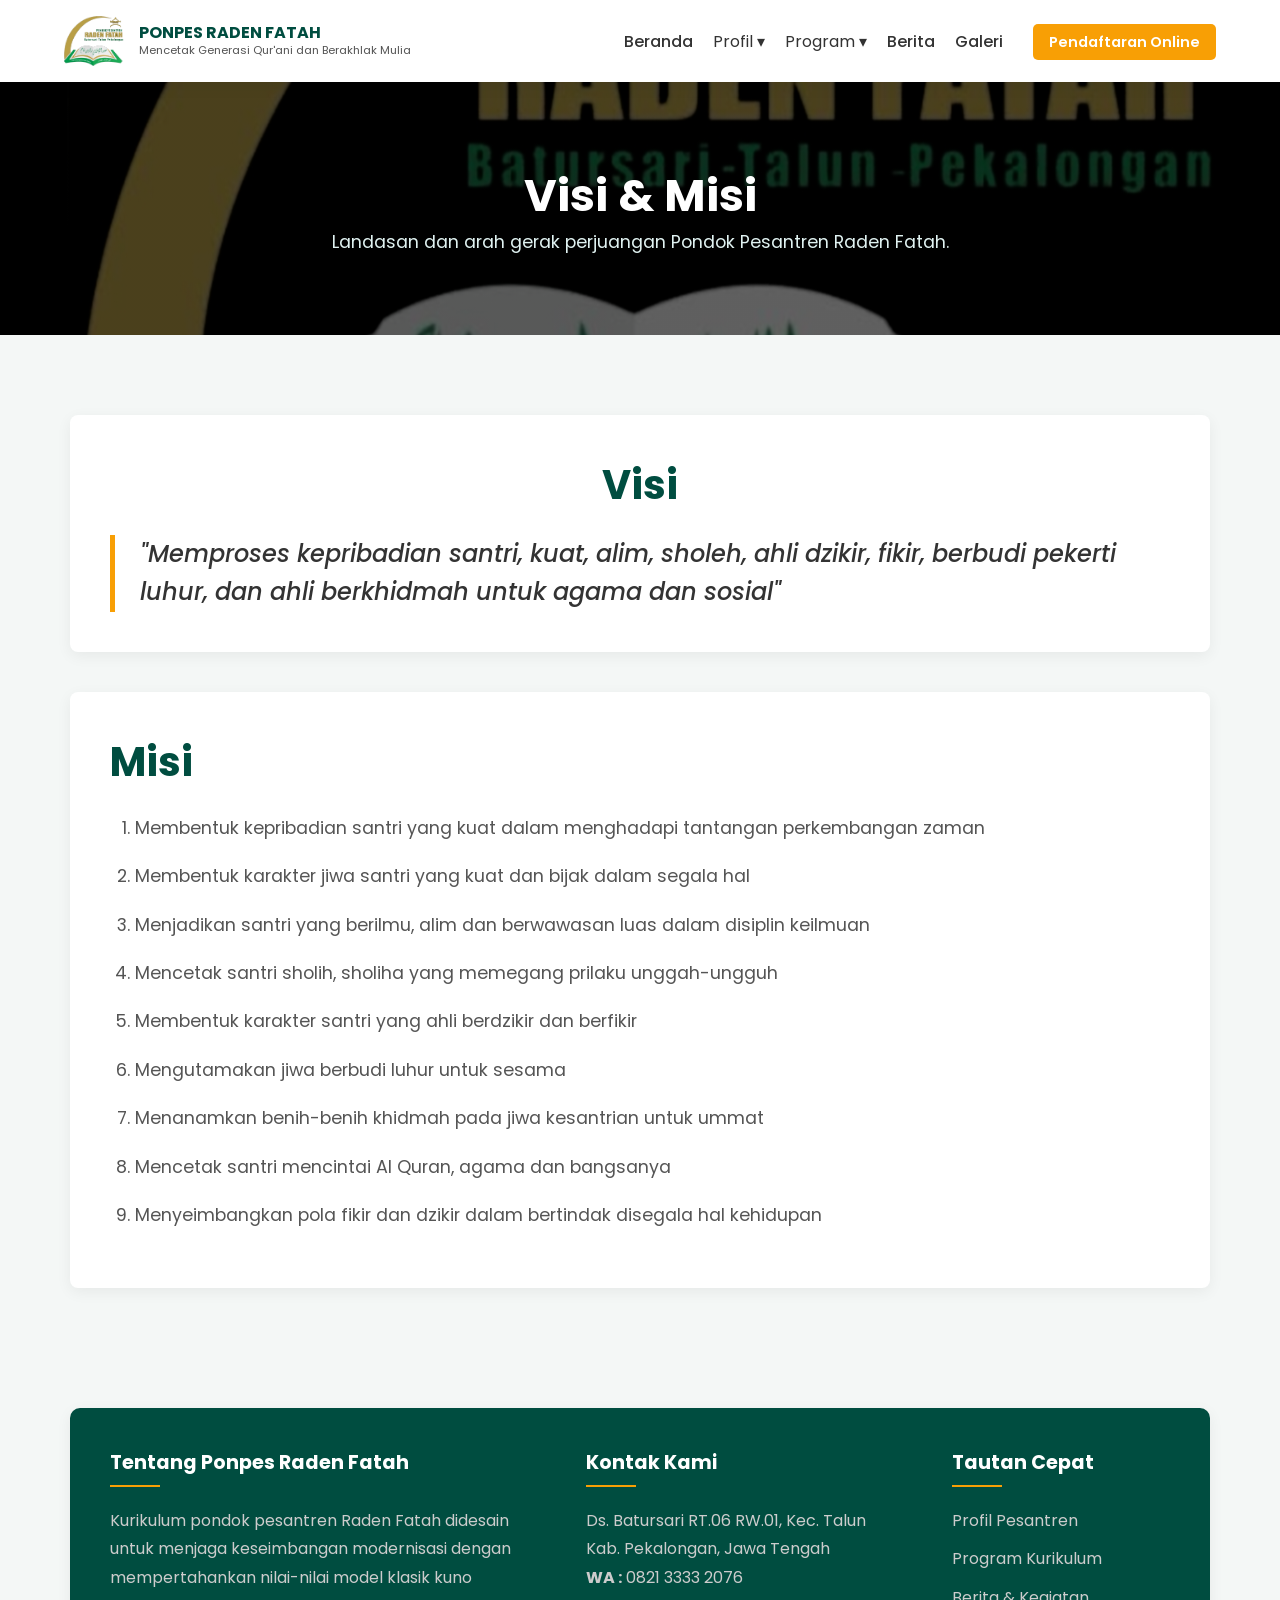
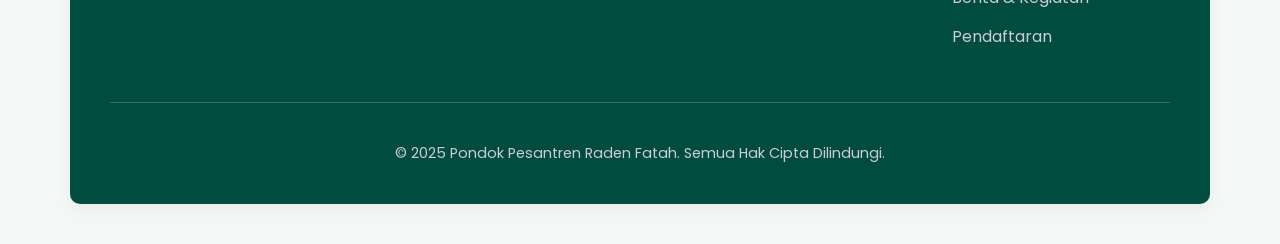
<file: visi-misi.html>
<!DOCTYPE html>
<html lang="id">
<head>
    <meta charset="UTF-8">
    <meta name="viewport" content="width=device-width, initial-scale=1.0">
    <title>Visi & Misi - Ponpes Raden Fatah</title>
    <link rel="apple-touch-icon" sizes="180x180" href="images/favicons/apple-touch-icon.png">
    <link rel="icon" type="image/png" sizes="32x32" href="images/favicons/favicon-32x32.png">
    <link rel="icon" type="image/png" sizes="16x16" href="images/favicons/favicon-16x16.png">
    <link rel="manifest" href="images/favicons/site.webmanifest">
    <link rel="stylesheet" href="style.css">
    <link rel="preconnect" href="https://fonts.googleapis.com">
    <link rel="preconnect" href="https://fonts.gstatic.com" crossorigin>
    <link href="https://fonts.googleapis.com/css2?family=Poppins:wght@400;500;600;700&display=swap" rel="stylesheet">
</head>
<body>

    <header class="header">
        <a href="index.html" class="logo-container">
           <img src="images/logo.png" alt="Logo Ponpes Raden Fatah" class="logo-img">
           <div class="logo-text">
           <h1>PONPES RADEN FATAH</h1>
           <p>Mencetak Generasi Qur'ani dan Berakhlak Mulia</p>
           </div>
        </a>
        </div>
        <input type="checkbox" id="menu-toggle" class="menu-toggle-checkbox">
        <label for="menu-toggle" class="menu-toggle-label"><span></span><span></span><span></span></label>
        <div class="navigation-area">
            <nav class="nav-links">
                <ul>
                    <li><a href="index.html">Beranda</a></li>
                    <li class="dropdown">
                         <label for="profil-toggle" class="dropdown-toggle">Profil &#9662;</label>
                        <div class="dropdown-content">
                            <a href="sejarah.html">Sejarah</a>
                            <a href="#visi-misi">Visi & Misi</a>
                            <a href="struktur-organisasi.html">Struktur Organisasi</a>
                            <a href="tenaga-pendidik.html">Tenaga Pendidik</a>
                        </div>
                    </li>
                    <li class="dropdown">
                        <label for="program-toggle" class="dropdown-toggle">Program &#9662;</label>
                        <div class="dropdown-content">
                            <a href="umum.html">Umum</a>
                            <a href="agama.html">Agama</a>
                        </div>
                    </li>
                    <li><a href="berita.html">Berita</a></li>
                    <li><a href="galeri.html">Galeri</a></li>
                </ul>
            </nav>
            <div class="header-cta">
                <a href="pendaftaran.html" class="cta-button">Pendaftaran Online</a>
            </div>
        </div>
    </header>

    <main>
        <section class="page-header">
            <div class="container">
                <h1>Visi & Misi</h1>
                <p>Landasan dan arah gerak perjuangan Pondok Pesantren Raden Fatah.</p>
            </div>
        </section>

        <section class="visi-misi-content section-padding">
            <div class="container">
                
                <div class="visi-card">
                    <h2 class="section-title">Visi</h2>
                    <blockquote>
                        "Memproses kepribadian santri, kuat, alim, sholeh, ahli dzikir, fikir, berbudi pekerti luhur, dan ahli berkhidmah untuk agama dan sosial"
                    </blockquote>
                </div>

                <div class="misi-card">
                    <h2 class="section-title">Misi</h2>
                    <ol>
                        <li>Membentuk kepribadian santri yang kuat dalam menghadapi tantangan perkembangan zaman</li>
                        <li>Membentuk karakter jiwa santri yang kuat dan bijak dalam segala hal</li>
                        <li>Menjadikan santri yang berilmu, alim dan berwawasan luas dalam disiplin keilmuan</li>
                        <li>Mencetak santri sholih, sholiha yang memegang prilaku unggah-ungguh </li>
                        <li>Membentuk karakter santri yang ahli berdzikir dan berfikir</li>
                        <li>Mengutamakan jiwa berbudi luhur untuk sesama</li>
                        <li>Menanamkan benih-benih khidmah pada jiwa kesantrian untuk ummat</li>
                        <li>Mencetak santri mencintai  Al Quran, agama dan bangsanya</li>
                        <li>Menyeimbangkan pola fikir dan dzikir dalam bertindak disegala hal kehidupan</li>
                    </ol>
                </div>

            </div>
        </section>
    </main>

   <footer class="footer">
    <div class="container"> <div class="footer-grid">
            <div class="footer-col">
                <h4>Tentang Ponpes Raden Fatah</h4>
                <p>Kurikulum pondok pesantren Raden Fatah didesain untuk menjaga keseimbangan modernisasi dengan mempertahankan nilai-nilai model klasik kuno</p>
            </div>
            <div class="footer-col">
                <h4>Kontak Kami</h4>
                <p>
                    Ds. Batursari RT.06 RW.01, Kec. Talun<br>
                    Kab. Pekalongan, Jawa Tengah<br>
                    <strong>WA :</strong> 0821 3333 2076<br>
                </p>
            </div>
            <div class="footer-col">
                <h4>Tautan Cepat</h4>
                <ul>
                    <li><a href="profil.html">Profil Pesantren</a></li>
                    <li><a href="program.html">Program Kurikulum</a></li>
                    <li><a href="berita.html">Berita & Kegiatan</a></li>
                    <li><a href="pendaftaran.html">Pendaftaran</a></li>
                    </ul>
            </div>
        </div>
        <div class="footer-bottom">
            <p>&copy; 2025 Pondok Pesantren Raden Fatah. Semua Hak Cipta Dilindungi.</p>
        </div>
    </div>
</footer>
</body>
</html>
</file>
<file: style.css>
img {
  max-width: 100%;
  height: auto;
  display: block;
}/* --- PALET WARNA UTAMA (GLOBAL VARIABLES) --- */
:root {
    --warna-utama: #f89f05;      /* Oranye/Emas Pilihan Anda */
    --warna-sekunder: #004d40;   /* Hijau Tua untuk Judul & Hover */
    --warna-teks-utama: #333;   /* Warna teks gelap */
    --warna-teks-kedua: #555;   /* Warna teks abu-abu */
    --warna-latar: #f4f7f6;      /* Warna latar belakang utama */
    --warna-putih: #ffffff;     /* Warna putih */
    --warna-border: #ddd;       /* Warna border abu-abu muda */
}

/* --- Reset & Basic Styling --- */
* {
    margin: 0;
    padding: 0;
    box-sizing: border-box;
}

html {
    height: 100%; /* Diperlukan agar body bisa setinggi 100% */
}

body {
    display: flex; /* 1. Jadikan body sebagai flex container */
    flex-direction: column; /* 2. Atur itemnya secara vertikal */
    min-height: 100vh; /* 3. Tinggi minimal body adalah 100% tinggi layar */
    
    font-family: 'Poppins', sans-serif;
    background-color: var(--warna-latar);
    color: var(--warna-teks-utama);
}

main {
    flex-grow: 1; /* 4. INI KUNCINYA: buat <main> meregang & mendorong footer */
    width: 100%;
}
.container { width: 90%; max-width: 1140px; margin: 0 auto; }
.section-padding { padding: 80px 0; }
.section-title { font-size: 2.5rem; color: var(--warna-sekunder); margin-bottom: 20px; font-weight: 700; }
.text-center { text-align: center; }
.section-divider { border: 0; height: 1px; background-color: #e0e0e0; margin: 60px 0; }

/* --- Header Styling --- */
.header { display: flex; justify-content: space-between; align-items: center; padding: 1rem 5%; background-color: var(--warna-putih); box-shadow: 0 4px 15px rgba(0, 0, 0, 0.06); position: sticky; top: 0; z-index: 1000; width: 100%; }
.logo-container { display: flex; align-items: center; gap: 15px; text-decoration: none; }
.logo-img { height: 50px; width: auto; flex-shrink: 0; }
.logo-text h1 { font-size: 1.0rem; font-weight: 700; color: var(--warna-sekunder); margin: 0; line-height: 1.2; }
.logo-text p { font-size: 0.7rem; color: var(--warna-teks-kedua); margin: 0; }

/* --- Navigasi, Dropdown, CTA --- */
.navigation-area { display: flex; align-items: center; gap: 30px; }
.nav-links ul { list-style: none; display: flex; gap: 20px; margin: 0; padding: 0; }
.nav-links a { text-decoration: none; color: var(--warna-teks-utama); font-weight: 500; font-size: 1rem; position: relative; padding-bottom: 5px; transition: color 0.3s ease; }
.nav-links a::after { content: ''; position: absolute; width: 0; height: 2px; bottom: 0; left: 0; background-color: var(--warna-utama); transition: width 0.3s ease; }
.nav-links a:hover, .nav-links a.active { color: var(--warna-utama); }
.nav-links a:hover::after, .nav-links a.active::after { width: 100%; }
.cta-button { background-color: var(--warna-utama); color: var(--warna-putih); padding: 8px 16px; border-radius: 5px; text-decoration: none; font-weight: 600; font-size: 0.9rem; transition: background-color 0.3s ease, transform 0.2s ease; }
.cta-button:hover { background-color: var(--warna-sekunder); transform: translateY(-2px); }
.dropdown { position: relative; display: inline-block; }
.dropdown-toggle::after { display: none !important; }
.dropdown-content { display: none; position: absolute; background-color: var(--warna-putih); min-width: 220px; box-shadow: 0 4px 15px rgba(0, 0, 0, 0.06); border-radius: 5px; z-index: 10; overflow: hidden; border-top: 3px solid var(--warna-utama); }
.dropdown-content a { color: var(--warna-teks-utama); padding: 12px 16px; text-decoration: none; display: block; text-align: left; font-size: 0.95rem; transition: background-color 0.3s ease, color 0.3s ease; }
.dropdown-content a::after { display: none; }
.dropdown-content a:hover { background-color: #f1f1f1; color: var(--warna-utama); }
.dropdown:hover .dropdown-content { display: block; }

/* --- Mobile Menu & Responsive Header --- */
.menu-toggle-checkbox { display: none; }
.menu-toggle-label { display: none; flex-direction: column; justify-content: space-between; width: 30px; height: 21px; cursor: pointer; }
.menu-toggle-label span { display: block; width: 100%; height: 3px; background-color: var(--warna-sekunder); border-radius: 3px; transition: transform 0.3s ease, opacity 0.3s ease; }

@media (max-width: 992px) {
    .header { flex-wrap: wrap; }
    .header .logo-container {flex-grow: 1;}
    .navigation-area { display: none; position: static; flex-basis: 100%; order: 3; margin-top: 15px; background-color: var(--warna-putih); flex-direction: column; align-items: center; padding: 20px 0; border-top: 1px solid #eee; box-shadow: 0 4px 15px rgba(0, 0, 0, 0.06); }
    .menu-toggle-checkbox:checked ~ .navigation-area { display: flex; }
    .menu-toggle-label { display: flex; }
     .submenu-toggle-checkbox {
        display: none;/* Sembunyikan checkbox asli */
    }
    .dropdown .dropdown-toggle {
        cursor: pointer; /* Ubah kursor menjadi tangan saat di atas label */
        display: inline-block; /* Agar bisa diberi style */
        width: 100%;
        padding: 10px;
    }
    .nav-links ul { flex-direction: column; width: 100%; gap: 0; }
    .nav-links li { text-align: center; margin: 10px 0; }
    .header-cta { display: block; margin-top: 15px; }
    .dropdown { position: static; display: block; text-align: center;}
    /* Sembunyikan submenu secara default di mobile */
    .dropdown-content {
    display: none;
    position: static;
    box-shadow: none;
    background-color: #fafafa; /* Warna latar sedikit lebih lembut */
    min-width: 100%;
    border-bottom: 1px solid #eee; /* Garis pemisah bawah yang rapi */
    padding: 15px 0; /* Atur ulang padding atas-bawah */
    margin-top: 5px; /* Beri sedikit jarak dari menu utama */
    }
    
    .dropdown-content a {
    padding: 12px 25px; /* Padding lebih seimbang */
    text-align: center; /* INI SOLUSI UTAMA: RATA TENGAH */
    font-size: 0.9rem;  /* Ukuran font sedikit lebih kecil dari menu utama */
    color: var(--warna-teks-kedua); /* Warna teks sedikit lebih lembut */
    font-weight: 500;
    transition: background-color 0.3s, color 0.3s; /* Tambahkan transisi */
}
    .submenu-toggle-checkbox:checked ~ .dropdown-content {
    display: none !important;
}
    .dropdown-content a:hover {
    background-color: #eafaf8;
    color: var(--warna-sekunder);
}
    .menu-toggle-checkbox:checked ~ .menu-toggle-label span:nth-child(1) { transform: rotate(45deg) translate(5px, 5px); }
    .menu-toggle-checkbox:checked ~ .menu-toggle-label span:nth-child(2) { opacity: 0; }
    .menu-toggle-checkbox:checked ~ .menu-toggle-label span:nth-child(3) { transform: rotate(-45deg) translate(7px, -7px); }
}

@media (max-width: 480px) {
    .logo-text h1 { font-size: 1rem; }
    .logo-img { height: 40px; }
    .logo-text p { display: none; }
}

/* --- Halaman Beranda --- */
.hero { position: relative; height: 80vh; display: flex; align-items: center; justify-content: center; text-align: center; color: var(--warna-putih); background-image: url('images/logo.jpg'); background-size: cover; background-position: center; }
.hero-overlay { position: absolute; top: 0; left: 0; width: 100%; height: 100%; background-color: rgba(0, 0, 0, 0.5); }
.hero-content { position: relative; z-index: 2; max-width: 800px; padding: 0 20px; }
.hero-title { font-size: 3rem; font-weight: 700; margin-bottom: 1rem; letter-spacing: 1px; line-height: 1.3;}
.hero-subtitle { font-size: 1.2rem; margin-bottom: 2rem; font-weight: 400; }
.hero-button { background-color: var(--warna-utama); color: var(--warna-putih); padding: 12px 25px; border-radius: 5px; text-decoration: none; font-weight: 600; transition: background-color 0.3s ease; }
.hero-button:hover { background-color: var(--warna-sekunder); }
.sambutan-grid { display: grid; grid-template-columns: 1fr 1.5fr; gap: 50px; align-items: center; }
.sambutan-img img { width: 100%; height: auto; border-radius: 10px; box-shadow: 0 4px 15px rgba(0, 0, 0, 0.06); }
.pimpinan-info { margin-top: 25px; border-left: 3px solid var(--warna-utama); padding-left: 15px; }
.pimpinan-info h4 { margin: 0; font-size: 1.2rem; color: var(--warna-sekunder); }
.pimpinan-info p { margin: 0; font-style: italic; }
.program-grid { display: grid; grid-template-columns: repeat(3, 1fr); gap: 30px; margin-top: 50px; }
.program-card { background-color: var(--warna-putih); padding: 40px 30px; border-radius: 10px; text-align: center; box-shadow: 0 4px 15px rgba(0, 0, 0, 0.06); transition: transform 0.3s ease, box-shadow 0.3s ease; }
.program-card:hover { transform: translateY(-10px); box-shadow: 0 4px 15px rgba(0, 0, 0, 0.06); }
.program-icon img { height: 80px; margin-bottom: 20px; }
.program-card h3 { font-size: 1.5rem; color: var(--warna-sekunder); margin-bottom: 10px; }
.info-pendaftaran { background-color: var(--warna-sekunder); color: var(--warna-putih); padding: 60px 0; }
.info-pendaftaran h2 { font-size: 2.5rem; margin-bottom: 15px; }
/* Menambahkan jarak di atas tombol "Daftar Sekarang" di section info-pendaftaran */
.info-pendaftaran .cta-button {
    margin-top: 20px; /* Ubah angka ini untuk mengatur jaraknya */
    display: inline-block; /* Diperlukan agar margin-top bekerja pada elemen <a> */
}
@media (max-width: 992px) { .sambutan-grid, .program-hub-grid, .contact-layout, .jadwal-biaya-grid, .final-pendaftaran-grid { grid-template-columns: 1fr; } .program-grid { grid-template-columns: 1fr 1fr; } }
@media (max-width: 768px) { .hero-title { font-size: 2rem; } .hero-subtitle { font-size: 1rem; } .hero { height: 70vh; } .program-grid, .profile-links-grid, .footer-grid { grid-template-columns: 1fr; } .info-pendaftaran h2 { font-size: 2rem; } }

/* --- Halaman Generik (Banner Atas) --- */
.page-header { padding: 80px 0; text-align: center; color: var(--warna-putih); background-image: linear-gradient(rgba(0, 0, 0, 0.6), rgba(0, 0, 0, 0.6)), url('images/logo.jpg'); background-size: cover; background-position: center; }
.page-header h1 { font-size: 2.8rem; font-weight: 700; }
.page-header p { font-size: 1.1rem; color: #e0f2f1; }
@media (max-width: 768px) { .page-header { padding: 80px 100px0; } .page-header h1 { font-size: 2.2rem; } }

/* --- Halaman Sejarah --- */
.intro-text { text-align: center; font-size: 1.1rem; font-style: italic; color: var(--warna-teks-kedua); max-width: 800px; margin: 0 auto 60px auto; line-height: 1.8; }
.timeline { position: relative; max-width: 900px; margin: 0 auto; }
.timeline::after { content: ''; position: absolute; width: 3px; background-color: var(--warna-utama); top: 0; bottom: 0; left: 50%; margin-left: -1.5px; }
.timeline-item { padding: 10px 40px; position: relative; width: 50%; }
.timeline-item::after { content: ''; position: absolute; width: 20px; height: 20px; right: -10px; background-color: var(--warna-putih); border: 4px solid var(--warna-utama); top: 25px; border-radius: 50%; z-index: 1; }
.timeline-item:nth-child(odd) { left: 0; } .timeline-item:nth-child(even) { left: 50%; }
.timeline-item:nth-child(even)::after { left: -10px; }
.timeline-content { padding: 20px 30px; background-color: var(--warna-putih); position: relative; border-radius: 6px; box-shadow: 0 4px 15px rgba(0, 0, 0, 0.06); }
.timeline-content h4 { font-size: 1.3rem; margin-bottom: 10px; color: var(--warna-sekunder); }
@media (max-width: 768px) { .timeline::after { left: 31px; } .timeline-item { width: 100%; padding-left: 70px; padding-right: 25px; } .timeline-item:nth-child(odd), .timeline-item:nth-child(even) { left: 0; } .timeline-item::after { left: 21px; } }

/* --- Halaman Visi Misi, Profil, Tenaga Pendidik, dll --- */
.visi-card, .misi-card { background-color: var(--warna-putih); padding: 40px; border-radius: 8px; box-shadow: 0 4px 15px rgba(0, 0, 0, 0.06); }
.visi-card { text-align: center; margin-bottom: 40px; }
.visi-card blockquote { font-size: 1.5rem; font-weight: 500; line-height: 1.6; color: var(--warna-teks-utama); font-style: italic; border-left: 5px solid var(--warna-utama); padding-left: 25px; margin: 20px 0 0 0; text-align: left; }
.misi-card ol { padding-left: 25px; margin-top: 20px; } .misi-card ol li { font-size: 1.1rem; color: var(--warna-teks-kedua); line-height: 1.9; margin-bottom: 15px; }
.quick-facts-grid { display: grid; grid-template-columns: repeat(auto-fit, minmax(200px, 1fr)); gap: 30px; text-align: center; }
.fact-item .fact-number { font-size: 3rem; font-weight: 700; color: var(--warna-utama); display: block; }
.fact-item .fact-label { font-size: 1.1rem; color: var(--warna-teks-kedua); margin-top: 5px; }
.profile-links-grid { display: grid; grid-template-columns: 1fr 1fr; gap: 30px; }
.profile-link-card { background-color: var(--warna-putih); padding: 30px; border-radius: 8px; box-shadow: 0 4px 15px rgba(0, 0, 0, 0.06); transition: transform 0.3s ease, box-shadow 0.3s ease; border-top: 4px solid var(--warna-utama); }
.profile-link-card:hover { transform: translateY(-5px); box-shadow: 0 4px 15px rgba(0, 0, 0, 0.06); }
.profile-link-card h3 { font-size: 1.5rem; color: var(--warna-sekunder); margin-bottom: 15px; }
.profile-link-card p, .sambutan-text p, .program-card p, .berita-card-content p { color: #666; line-height: 1.9; }
.cta-button-small { background-color: var(--warna-utama); color: var(--warna-putih); padding: 8px 18px; border-radius: 5px; text-decoration: none; font-weight: 500; font-size: 0.9rem; display: inline-block; transition: background-color 0.3s ease; }
.cta-button-small:hover { background-color: var(--warna-sekunder); }
.staff-grid { display: grid; grid-template-columns: repeat(auto-fit, minmax(280px, 1fr)); gap: 30px; }
.staff-card { background-color: var(--warna-putih); border-radius: 8px; box-shadow: 0 4px 15px rgba(0, 0, 0, 0.06); text-align: center; overflow: hidden; transition: transform 0.3s ease, box-shadow 0.3s ease; }
.staff-card:hover { transform: translateY(-8px); box-shadow: 0 4px 15px rgba(0, 0, 0, 0.06); }
.staff-photo img { width: 100%; height: 300px; object-fit: cover; object-position: center top; }
.staff-info { padding: 20px 15px; } .staff-info h4 { font-size: 1.3rem; font-weight: 600; color: var(--warna-sekunder); margin: 0 0 5px 0; }
.staff-info .role { font-size: 1rem; color: var(--warna-utama); font-weight: 500; margin: 0 0 10px 0; }
.staff-info .specialty { font-size: 0.9rem; color: #666; font-style: italic; margin: 0; }
.program-level-card { background-color: var(--warna-putih); padding: 30px 40px; border-radius: 8px; box-shadow: 0 4px 15px rgba(0, 0, 0, 0.06); margin-bottom: 40px; }
.program-level-card > p { font-size: 1.1rem; line-height: 1.8; color: var(--warna-teks-kedua); margin-bottom: 30px; }
.program-subtitle { font-size: 1.5rem; font-weight: 600; color: var(--warna-sekunder); margin-top: 40px; margin-bottom: 20px; padding-bottom: 10px; border-bottom: 2px solid #e0f2f1; }
.keunggulan-list { list-style: none; padding-left: 0; } .keunggulan-list li { font-size: 1rem; color: var(--warna-teks-utama); padding-left: 30px; position: relative; margin-bottom: 15px; }
.keunggulan-list li::before { content: '\2713'; color: var(--warna-utama); font-weight: 900; position: absolute; left: 0; top: 0; }
.kurikulum-grid { display: grid; grid-template-columns: 1fr 1fr; gap: 30px; }
.kurikulum-col h4 { font-size: 1.2rem; font-weight: 600; color: var(--warna-teks-utama); margin-bottom: 15px; }
.kurikulum-col ul { list-style: disc; padding-left: 20px; } .kurikulum-col li { color: var(--warna-teks-kedua); margin-bottom: 10px; }
.ekskul-grid { display: flex; flex-wrap: wrap; gap: 15px; } .ekskul-grid span { background-color: #e0f2f1; color: var(--warna-sekunder); padding: 8px 15px; border-radius: 20px; font-weight: 500; font-size: 0.9rem; }
.program-hub-grid { display: grid; grid-template-columns: 1fr 1fr; gap: 30px; margin-top: 40px; }
.program-hub-card { display: block; position: relative; height: 450px; border-radius: 10px; overflow: hidden; box-shadow: 0 4px 15px rgba(0, 0, 0, 0.06); text-decoration: none; color: var(--warna-putih); }
.program-hub-card .card-bg { position: absolute; top: 0; left: 0; width: 100%; height: 100%; background-size: cover; background-position: center; transition: transform 0.5s cubic-bezier(0.25, 0.46, 0.45, 0.94); }
.program-hub-card:hover .card-bg { transform: scale(1.05); } .program-hub-card .card-overlay { position: absolute; top: 0; left: 0; width: 100%; height: 100%; background: linear-gradient(to top, rgba(0, 56, 49, 0.9) 20%, rgba(0,0,0,0) 80%); }
.program-hub-card .card-content { position: absolute; bottom: 0; left: 0; padding: 30px; transition: transform 0.4s ease; }
.program-hub-card:hover .card-content { transform: translateY(-10px); } .program-hub-card h2 { font-size: 2rem; font-weight: 700; margin: 0 0 10px 0; line-height: 1.2; }
.program-hub-card p { font-size: 1rem; line-height: 1.6; opacity: 0.9; }
/* --- Bagian Legalitas di Halaman Profil --- */
.legalitas-section {
    background-color: #f9f9f9; /* Latar belakang abu-abu lembut */
    border-top: 1px solid #eee;
    border-bottom: 1px solid #eee;
    padding: 60px 0;
}

.legalitas-info {
    display: grid;
    grid-template-columns: repeat(auto-fit, minmax(250px, 1fr)); /* Membuat kolom responsif */
    gap: 30px;
    margin-top: 30px;
    text-align: left; /* Kembalikan teks ke kiri di dalam info box */
}

.legalitas-info > div {
    background-color: var(--warna-putih);
    padding: 25px;
    border-radius: 8px;
    box-shadow: 0 4px 15px rgba(0, 0, 0, 0.06);
    border: 1px solid #f1f1f1;
    overflow-wrap: break-word; /* <-- TAMBAHKAN BARIS INI */
}

.legalitas-info h3 {
    font-size: 1.1rem;
    font-weight: 600;
    color: var(--warna-sekunder);
    margin-bottom: 10px;
}

.legalitas-info p {
    color: var(--warna-teks-kedua);
    font-size: 0.9rem;
    line-height: 1.6;
    margin-bottom: 0;
}

/* Responsive untuk layar lebih kecil */
@media (max-width: 768px) {
    .program-grid,
    .profile-links-grid, /* <-- INI SOLUSINYA */
    .footer-grid,
    .kurikulum-grid 
    .legalitas-info {
        grid-template-columns: 1fr; /* Satu kolom di layar HP */
    }
}

/* --- Halaman Berita (Tambahan dari yang lama) --- */
.berita-layout { display: grid; grid-template-columns: 2.5fr 1fr; gap: 40px; }
.berita-list { display: flex; flex-direction: column; gap: 40px; }
.berita-card-full { display: flex; gap: 25px; background-color: #fff; border-radius: 8px; box-shadow: 0 4px 15px rgba(0, 0, 0, 0.06); overflow: hidden; transition: box-shadow 0.3s ease; }
.berita-card-full:hover { box-shadow: 0 4px 15px rgba(0, 0, 0, 0.06); }
.berita-card-img { flex-basis: 40%; }
.berita-card-img img { width: 100%; height: 100%; object-fit: cover; }
.berita-card-content { flex-basis: 60%; padding: 25px; display: flex; flex-direction: column; }
.berita-card-content .meta-info { display: flex; gap: 15px; font-size: 0.8rem; margin-bottom: 10px; color: var(--warna-teks-kedua); }
.meta-info .kategori { background-color: #e0f2f1; color: var(--warna-sekunder); padding: 3px 8px; border-radius: 4px; font-weight: 600; }
.berita-card-content h3 { font-size: 1.4rem; margin-bottom: 10px; line-height: 1.4; }
.berita-card-content h3 a { text-decoration: none; color: var(--warna-teks-utama); transition: color 0.3s ease; }
.berita-card-content h3 a:hover { color: var(--warna-utama); }
.berita-card-content p { flex-grow: 1; }
.read-more { color: var(--warna-utama); font-weight: 600; text-decoration: none; align-self: flex-start; }
.pagination { margin-top: 20px; } .pagination ul { list-style: none; display: flex; justify-content: center; gap: 8px; padding: 0; }
.pagination li a { display: block; padding: 10px 15px; border: 1px solid var(--warna-border); border-radius: 5px; text-decoration: none; color: var(--warna-teks-utama); transition: all 0.3s ease; }
.pagination li a:hover, .pagination li a.active { background-color: var(--warna-utama); color: var(--warna-putih); border-color: var(--warna-utama); }
.sidebar-widget { background-color: var(--warna-latar); padding: 25px; border-radius: 8px; margin-bottom: 30px; }
.sidebar-widget h4 { font-size: 1.3rem; color: var(--warna-sekunder); margin-bottom: 20px; padding-bottom: 10px; border-bottom: 2px solid var(--warna-border); }
.search-form { display: flex; } .search-form input { width: 100%; border: 1px solid var(--warna-border); padding: 10px; border-radius: 5px 0 0 5px; border-right: none; }
.search-form button { border: none; background-color: var(--warna-utama); color: var(--warna-putih); padding: 0 15px; cursor: pointer; border-radius: 0 5px 5px 0; }
.widget-list { list-style: none; padding: 0;} .widget-list li { margin-bottom: 10px; } .widget-list li a { text-decoration: none; color: var(--warna-teks-kedua); transition: color 0.3s ease; }
.widget-list li a:hover { color: var(--warna-utama); }
.recent-posts li { padding-bottom: 10px; border-bottom: 1px dashed var(--warna-border); } .recent-posts li:last-child { border-bottom: none; }
@media(max-width: 992px) { .berita-layout { grid-template-columns: 1fr; } }
@media(max-width: 768px) { .berita-card-full { flex-direction: column; } }


/* --- Halaman Galeri --- */
/* (style untuk galeri, lightbox, filter) */
.gallery-filters { text-align: center; margin-bottom: 40px; }
.gallery-filters input[type="radio"] { display: none; }
.gallery-filters label { display: inline-block; padding: 10px 20px; margin: 5px; background-color: #f1f1f1; color: var(--warna-teks-kedua); border-radius: 20px; cursor: pointer; font-weight: 500; transition: all 0.3s ease; }
.gallery-filters label:hover { background-color: #e0f2f1; color: var(--warna-sekunder); }
.gallery-filters input[type="radio"]:checked + label { background-color: var(--warna-utama); color: var(--warna-putih); box-shadow: 0 4px 10px rgba(248, 159, 5, 0.4); }
.gallery-item { display: block; overflow: hidden; border-radius: 8px; position: relative; box-shadow: 0 4px 15px rgba(0, 0, 0, 0.06); }
.gallery-item img { width: 100%; height: 250px; object-fit: cover; display: block; transition: transform 0.4s ease; }
.gallery-item:hover img { transform: scale(1.1); }
#filter-kegiatan:checked ~ .gallery-grid .gallery-item, #filter-fasilitas:checked ~ .gallery-grid .gallery-item, #filter-ekskul:checked ~ .gallery-grid .gallery-item, #filter-prestasi:checked ~ .gallery-grid .gallery-item { display: none; }
#filter-kegiatan:checked ~ .gallery-grid [data-category="kegiatan"], #filter-fasilitas:checked ~ .gallery-grid [data-category="fasilitas"], #filter-ekskul:checked ~ .gallery-grid [data-category="ekskul"], #filter-prestasi:checked ~ .gallery-grid [data-category="prestasi"] { display: block; }
.lightbox { display: none; position: fixed; z-index: 9999; top: 0; left: 0; width: 100%; height: 100%; background-color: rgba(0, 0, 0, 0.85); align-items: center; justify-content: center; }
.lightbox:target { display: flex; }
.lightbox img { max-width: 90%; max-height: 80%; box-shadow: 0 4px 15px rgba(0, 0, 0, 0.06); }
.lightbox .close { position: absolute; top: 20px; right: 30px; font-size: 40px; font-weight: bold; color: var(--warna-putih); text-decoration: none; opacity: 0.8; transition: opacity 0.3s; }
.lightbox .close:hover { opacity: 1; }
.lightbox .prev, .lightbox .next { position: absolute; top: 50%; transform: translateY(-50%); font-size: 50px; color: var(--warna-putih); text-decoration: none; padding: 10px 20px; opacity: 0.6; transition: opacity 0.3s; }
.lightbox .prev { left: 15px; } .lightbox .next { right: 15px; } .lightbox .prev:hover, .lightbox .next:hover { opacity: 1; }
.lightbox .caption { position: absolute; bottom: 20px; left: 50%; transform: translateX(-50%); color: var(--warna-putih); background-color: rgba(0,0,0,0.6); padding: 10px 20px; border-radius: 5px; text-align: center; font-size: 0.9rem; }

/*
========================================
STYLE UNTUK HALAMAN KONTAK (VERSI BARU)
========================================
*/
.contact-layout {
    display: grid;
    grid-template-columns: 1fr 1.5fr;
    gap: 50px;
    align-items: flex-start;
}

.contact-info h3, .contact-form-container h3 {
    font-size: 1.8rem;
    font-weight: 600;
    color: var(--warna-sekunder);
    margin-bottom: 20px;
}

.info-item {
    display: flex;
    align-items: flex-start;
    gap: 20px;
    margin-bottom: 25px;
}

.info-item .info-icon {
    font-size: 1.5rem;
    margin-top: 5px;
    color: var(--warna-utama);
}

.info-item strong {
    display: block;
    color: var(--warna-teks-utama);
    font-weight: 600;
}

.info-item p {
    margin: 4px 0 0 0;
    color: var(--warna-teks-kedua);
    line-height: 1.6;
}

.info-item a {
    color: var(--warna-sekunder);
    text-decoration: none;
    transition: text-decoration 0.3s;
}
.info-item a:hover {
    text-decoration: underline;
}

/* --- Contact Form (VERSI BARU YANG LEBIH CANTIK) --- */
.contact-form-container {
    background-color: var(--warna-putih);
    padding: 30px 40px;
    border-radius: 8px;
    box-shadow: 0 4px 15px rgba(0, 0, 0, 0.06);
}

.contact-form .form-group {
    margin-bottom: 25px;
}

.contact-form label {
    display: block;
    margin-bottom: 8px;
    font-weight: 500;
    color: var(--warna-teks-kedua);
    font-size: 0.9rem;
}

.contact-form input,
.contact-form textarea {
    width: 100%;
    padding: 15px;
    font-family: 'Poppins', sans-serif;
    font-size: 1rem;
    border-radius: 5px;
    background-color: #f9f9f9;
    border: 1px solid #eee;
    transition: border-color 0.3s, box-shadow 0.3s;
}

.contact-form input:focus,
.contact-form textarea:focus {
    outline: none;
    border-color: var(--warna-utama);
    background-color: var(--warna-putih);
    box-shadow: 0 0 8px rgba(248, 159, 5, 0.3);
}

.contact-form textarea {
    resize: vertical;
    min-height: 120px;
}

.contact-form button {
    width: 100%;
    border: none;
    cursor: pointer;
    padding: 15px;
    font-size: 1.1rem;
    font-weight: 600;
}

/* --- Map Section --- */
.map-section {
    width: 100%;
    line-height: 0;
}

/* --- Responsive --- */
@media (max-width: 992px) {
    .contact-layout {
        grid-template-columns: 1fr;
    }
}

/* --- Halaman Pendaftaran --- */
.alur-pendaftaran { display: grid; grid-template-columns: repeat(auto-fit, minmax(300px, 1fr)); gap: 20px; margin-top: 50px; }
.alur-step { background-color: #fafafa; border-left: 5px solid var(--warna-utama); padding: 25px; padding-left: 80px; position: relative; }
.alur-step span { position: absolute; left: 15px; top: 20px; font-size: 3rem; font-weight: 700; color: #f1f1f1; }
.alur-step h4 { font-size: 1.3rem; color: var(--warna-sekunder); margin: 0 0 5px 0; }
table tr:last-child td { border-bottom: none; }
table td:first-child { font-weight: 500; }
.syarat-card ul { list-style: '✓  '; padding-left: 20px; } .syarat-card li { margin-bottom: 15px; color: var(--warna-teks-kedua); }
.narahubung-card { text-align: center; } .cp-name { font-size: 1.2rem; margin: 15px 0 5px 0; }
.cp-phone { font-size: 1.1rem; } .cp-phone a { color: var(--warna-sekunder); font-weight: 600; text-decoration: none; }
.large-cta { font-size: 1.2rem; padding: 15px 40px; font-weight: 700; }
/* Style khusus untuk kartu biaya pendaftaran agar padding vertikalnya lebih kecil */
.biaya-card {
    padding: 20px 30px;
    text-align: center;
}
/* Ganti/tambahkan kode di dalam section Halaman Pendaftaran Anda */

.final-pendaftaran-grid {
    display: grid;
    grid-template-columns: 1fr 1fr;
    gap: 40px;
    align-items: flex-start; /* KUNCI 1: Memastikan KARTU-nya rata atas */
}

.syarat-card, .narahubung-card {
    background-color: var(--warna-putih);
    padding: 30px;
    border-radius: 8px;
    box-shadow: 0 4px 15px rgba(0, 0, 0, 0.06);
    height: 100%; /* Tambahan: membuat tinggi kedua kartu sama */
}

.syarat-card h3, .narahubung-card h3 {
    font-size: 1.5rem;
    color: var(--warna-sekunder);
    margin-top: 0; /* KUNCI 2: Pastikan judul tidak punya jarak atas */
    margin-bottom: 20px;
    padding-bottom: 10px;
    border-bottom: 2px solid #f1f1f1;
}

.syarat-card ul {
    list-style: '✓  ';
    padding-left: 20px;
    margin-top: 0; /* KUNCI 3: Pastikan list tidak punya jarak atas */
}

.syarat-card li {
    margin-bottom: 15px;
    color: var(--warna-teks-kedua);
}

.narahubung-card { 
    text-align: center; 
}

.cp-name { 
    font-size: 1.2rem; 
    margin: 15px 0 5px 0; 
}

.cp-phone { 
    font-size: 1.1rem; 
}

.cp-phone a { 
    color: var(--warna-sekunder); 
    font-weight: 600; 
    text-decoration: none; 
}

.large-cta {
    font-size: 1.2rem;
    padding: 15px 40px;
    font-weight: 700;
}

/* Jangan lupa media query untuk mobile */
@media (max-width: 992px) {
    .final-pendaftaran-grid {
        grid-template-columns: 1fr;
    }
}

/* --- FOOTER --- */
.footer {
    padding: 40px 0;
    background-color: var(--warna-latar); 
}

.footer .container {
    background-color: var(--warna-sekunder);
    color: #ccc;
    padding: 40px;
    border-radius: 10px;
    box-shadow: 0 4px 15px rgba(0, 0, 0, 0.06);
}

.footer-grid {
    display: grid;
    grid-template-columns: 2fr 1.5fr 1fr;
    gap: 40px;
    padding-bottom: 40px;
    border-bottom: 1px solid rgba(255, 255, 255, 0.2);
}

/* === TAMBAHKAN BLOK BARU INI === */
.footer-col {
    overflow-wrap: break-word; /* Ini solusinya! */
    word-wrap: break-word; /* Versi lama untuk browser lawas */
}
/* ================================ */

.footer-col h4 {
    font-size: 1.2rem;
    color: var(--warna-putih);
    margin-top: 0;
    margin-bottom: 20px;
    position: relative;
    padding-bottom: 10px;
}

.footer-col h4::after {
    content: '';
    position: absolute;
    left: 0;
    bottom: 0;
    width: 50px;
    height: 2px;
    background-color: var(--warna-utama);
}

.footer-col p, .footer-col ul a {
    color: #ccc;
    line-height: 1.8;
}

.footer-col ul {
    list-style: none;
    padding: 0;
}

.footer-col ul li {
    margin-bottom: 10px;
}

.footer-col ul a {
    text-decoration: none;
    transition: color 0.3s, padding-left 0.3s;
}

.footer-col ul a:hover {
    color: var(--warna-utama);
    padding-left: 5px;
    text-decoration: underline;
}

.footer-bottom {
    padding: 20px 0 0 0;
    margin-top: 20px;
    text-align: center;
    font-size: 0.9rem;
}

.footer-bottom p {
    margin: 0;
}

/* Responsive untuk footer */
@media (max-width: 768px) {
    .footer-grid {
        grid-template-columns: 1fr;
    }
}

/* --- Tombol Back to Top --- */
#back-to-top {
    position: fixed;
    bottom: 20px;
    right: 20px;
    background-color: var(--warna-utama);
    color: var(--warna-putih);
    width: 40px;
    height: 40px;
    border-radius: 50%;
    text-align: center;
    font-size: 1.5rem;
    line-height: 40px;
    text-decoration: none;
    z-index: 100;
    opacity: 0;
    visibility: hidden;
    transition: opacity 0.3s, visibility 0.3s, background-color 0.3s;
}
#back-to-top:hover {
    background-color: var(--warna-sekunder);
}
#back-to-top.show {
    opacity: 1;
    visibility: visible;
}

/* ========================================
   STYLE UNTUK BAGAN ORGANISASI
   ======================================== */

.org-chart {
    overflow-x: auto; /* Agar bisa di-scroll horizontal di HP jika terlalu lebar */
    padding: 20px 0;
}

.org-chart ul {
    padding-top: 20px;
    position: relative;
    transition: all 0.5s;
    text-align: center;
    list-style-type: none; /* Hapus bullet point */
}

/* Membuat garis penghubung antar item di level yang sama */
.org-chart ul ul::before {
    content: '';
    position: absolute;
    top: 0;
    left: 50%;
    border-top: 2px solid #ccc;
    width: 100%;
    height: 20px;
}

.org-chart li {
    display: inline-block; /* Membuat item berjajar horizontal */
    text-align: center;
    padding: 20px 5px 0 5px;
    position: relative;
    transition: all 0.5s;
    vertical-align: top;
}

/* Menggambar garis dari atas ke bawah menuju setiap item */
.org-chart li::before, .org-chart li::after {
    content: '';
    position: absolute;
    top: 0;
    right: 50%;
    border-top: 2px solid #ccc;
    width: 50%;
    height: 20px;
}
.org-chart li::after {
    right: auto;
    left: 50%;
    border-left: 2px solid #ccc;
}

/* Menghapus garis yang tidak perlu pada item pertama dan terakhir */
.org-chart li:only-child::after, .org-chart li:only-child::before {
    display: none;
}
.org-chart li:first-child::before, .org-chart li:last-child::after {
    border: 0 none;
}
.org-chart li:last-child::before {
    border-right: 2px solid #ccc;
    border-radius: 0 5px 0 0;
}
.org-chart li:first-child::after {
    border-radius: 5px 0 0 0;
}

/* Styling untuk Kartu Nama */
.org-chart .card {
    background-color: var(--warna-putih);
    border: 1px solid #ddd;
    padding: 15px;
    border-radius: 8px;
    box-shadow: 0 4px 15px rgba(0, 0, 0, 0.06);
    display: inline-block;
    min-width: 180px; /* Lebar minimal kartu */
    transition: all 0.3s;
}

.org-chart .card:hover {
    box-shadow: 0 4px 15px rgba(0, 0, 0, 0.06);
    transform: translateY(-5px);
    border-color: var(--warna-utama);
}

.org-chart .card img {
    width: 80px;
    height: 80px;
    border-radius: 50%;
    object-fit: cover;
    margin-bottom: 10px;
    border: 3px solid #f1f1f1;
}

.org-chart .card .nama {
    font-weight: 600;
    color: var(--warna-sekunder);
    font-size: 1rem;
}

.org-chart .card .jabatan {
    font-size: 0.85rem;
    color: #666;
    margin-top: 4px;
}

/* --- Tombol Back to Top --- */
#back-to-top { position: fixed; bottom: 20px; right: 20px; background-color: var(--warna-utama); color: var(--warna-putih); width: 40px; height: 40px; border-radius: 50%; text-align: center; font-size: 1.5rem; line-height: 40px; text-decoration: none; z-index: 100; opacity: 0; visibility: hidden; transition: opacity 0.3s, visibility 0.3s, background-color 0.3s; }
#back-to-top:hover { background-color: var(--warna-sekunder); }
#back-to-top.show { opacity: 1; visibility: visible; }

/* =========================================
   TAMPILAN MOBILE & TABLET (Maksimal 768px)
   ========================================= */
@media screen and (max-width: 768px) {
  
  /* 1. Atur Navbar / Menu agar bersusun ke bawah */
  nav ul {
    display: flex;
    flex-direction: column;
    text-align: center;
    padding: 0;
  }

  nav ul li {
    margin-bottom: 10px;
  }

  /* 2. Ubah tata letak kolom vertikal (1 baris penuh) */
  /* Ganti .container atau .kolom sesuai class di HTML-mu */
  .container, .sidebar, .main-content {
    width: 100%;
    display: block;
    padding: 10px;
  }

  /* 3. Sesuaikan ukuran teks agar proporsional di HP */
  h1 {
    font-size: 1.8rem;
  }
  h2 {
    font-size: 1.5rem;
  }
  p {
    font-size: 1rem;
  }

  /* 4. Sesuaikan tabel (penting untuk halaman tenaga-pendidik / pendaftaran) */
  table {
    width: 100%;
    display: block;
    overflow-x: auto; /* Memungkinkan tabel digeser/scroll ke samping di layar kecil */
    white-space: nowrap;
  }
}

/* =========================================
   TAMPILAN LAYAR SANGAT KECIL (Maksimal 480px)
   ========================================= */
@media screen and (max-width: 480px) {
  body {
    padding: 5px;
  }
  
  /* Perkecil padding tombol jika ada */
  .btn, button {
    padding: 8px 12px;
    width: 100%;
  }
}
</file>
